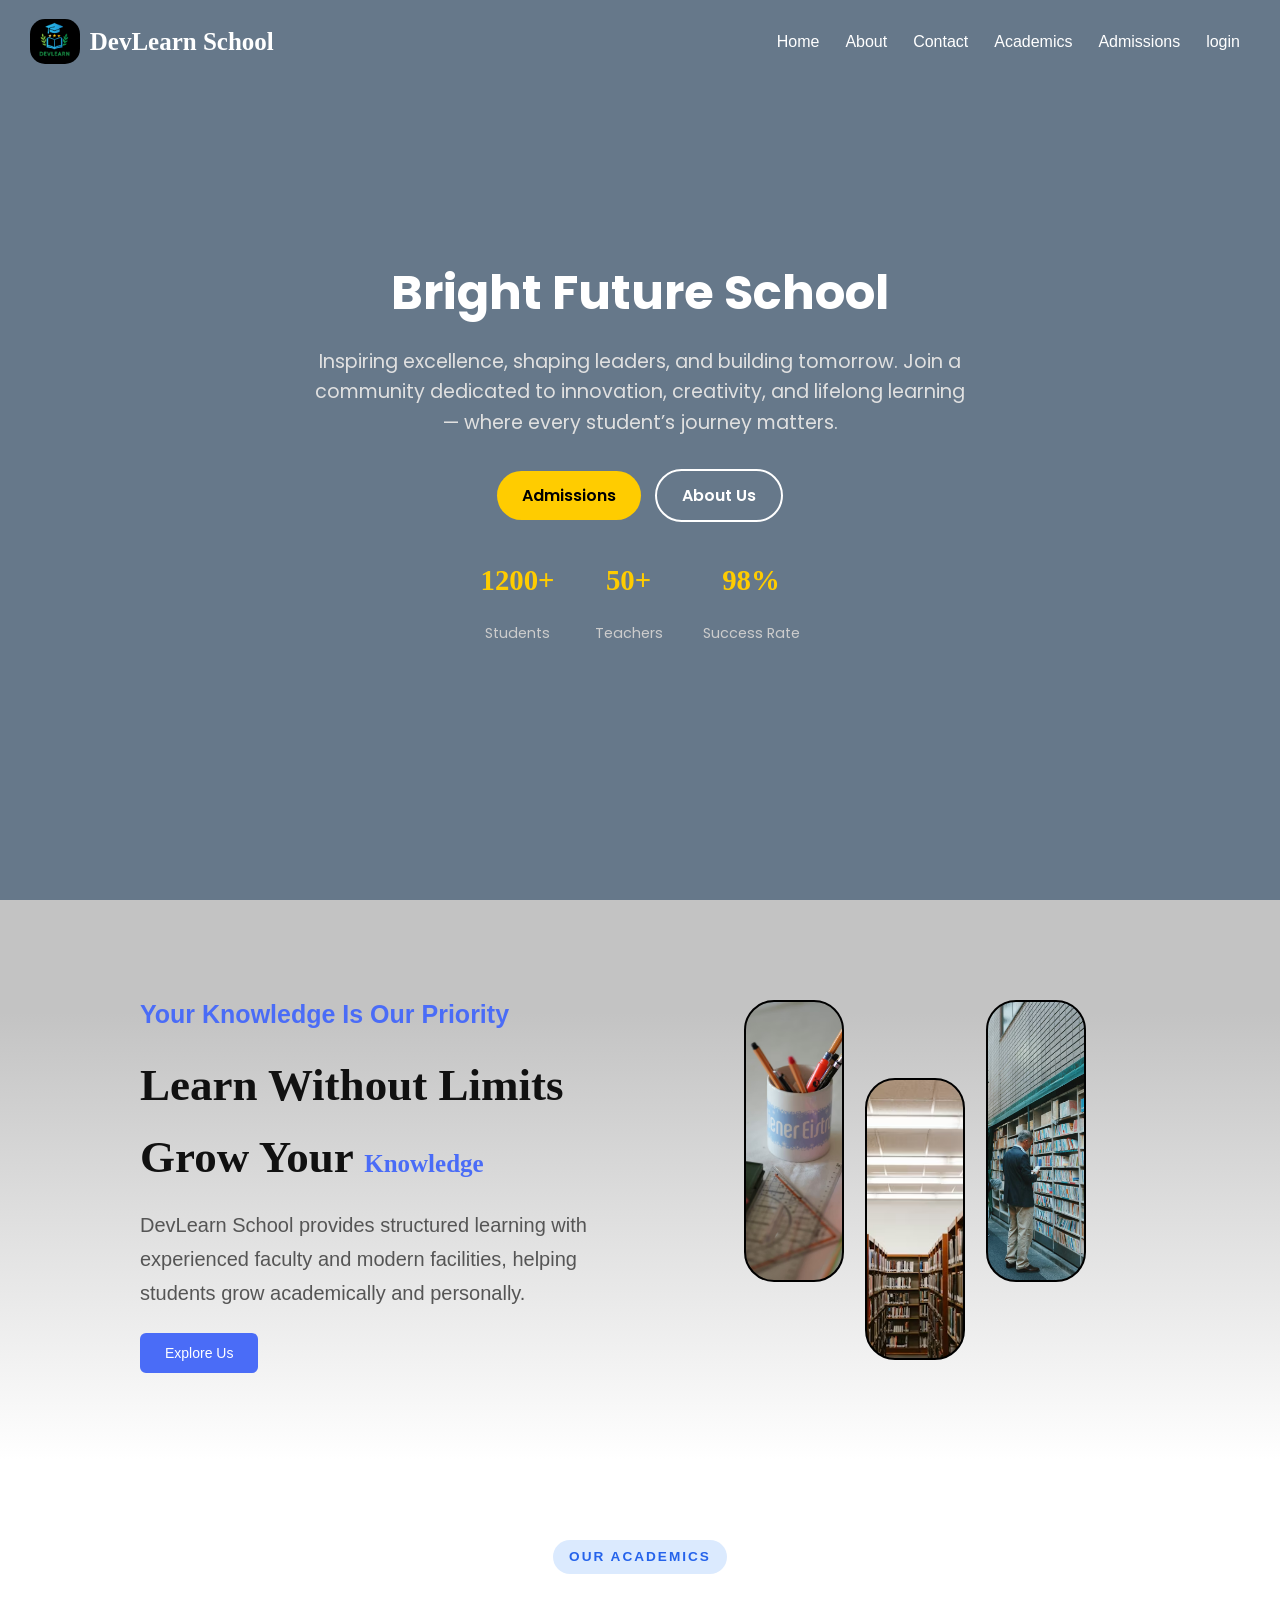
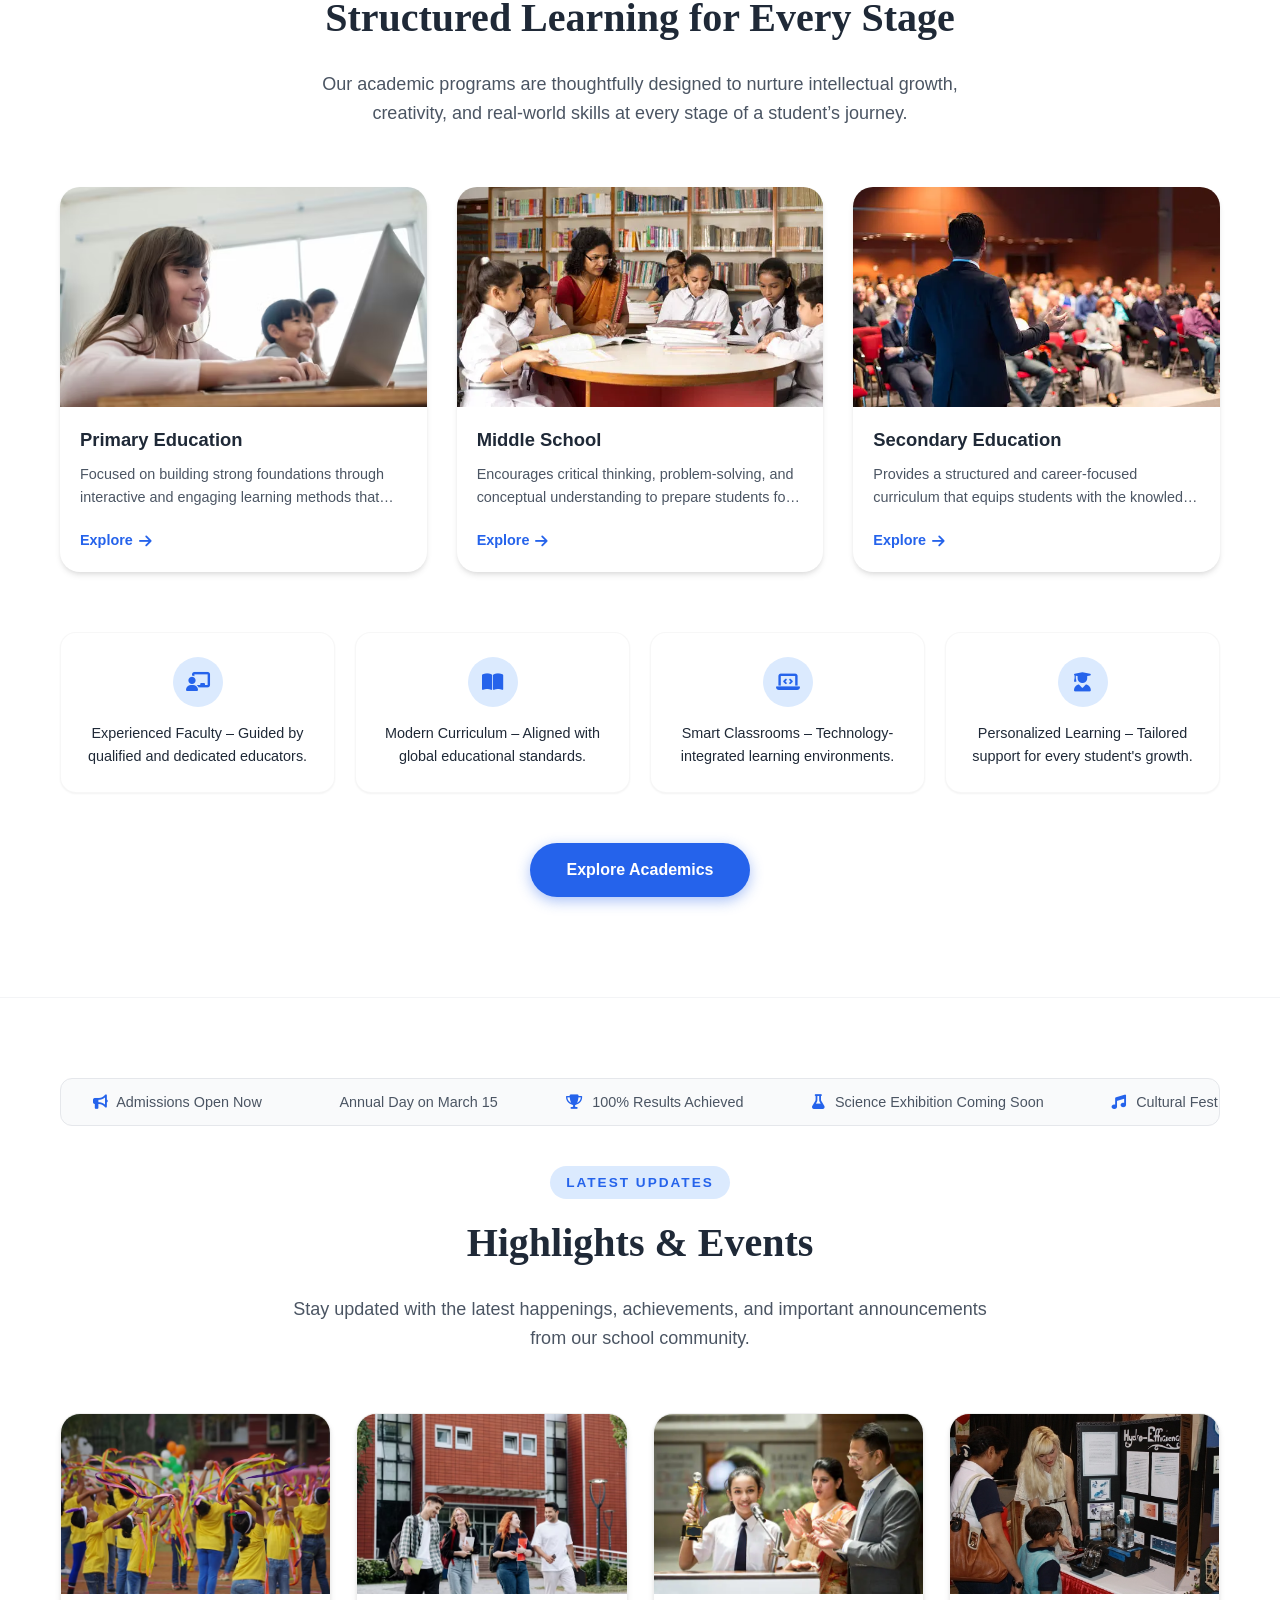
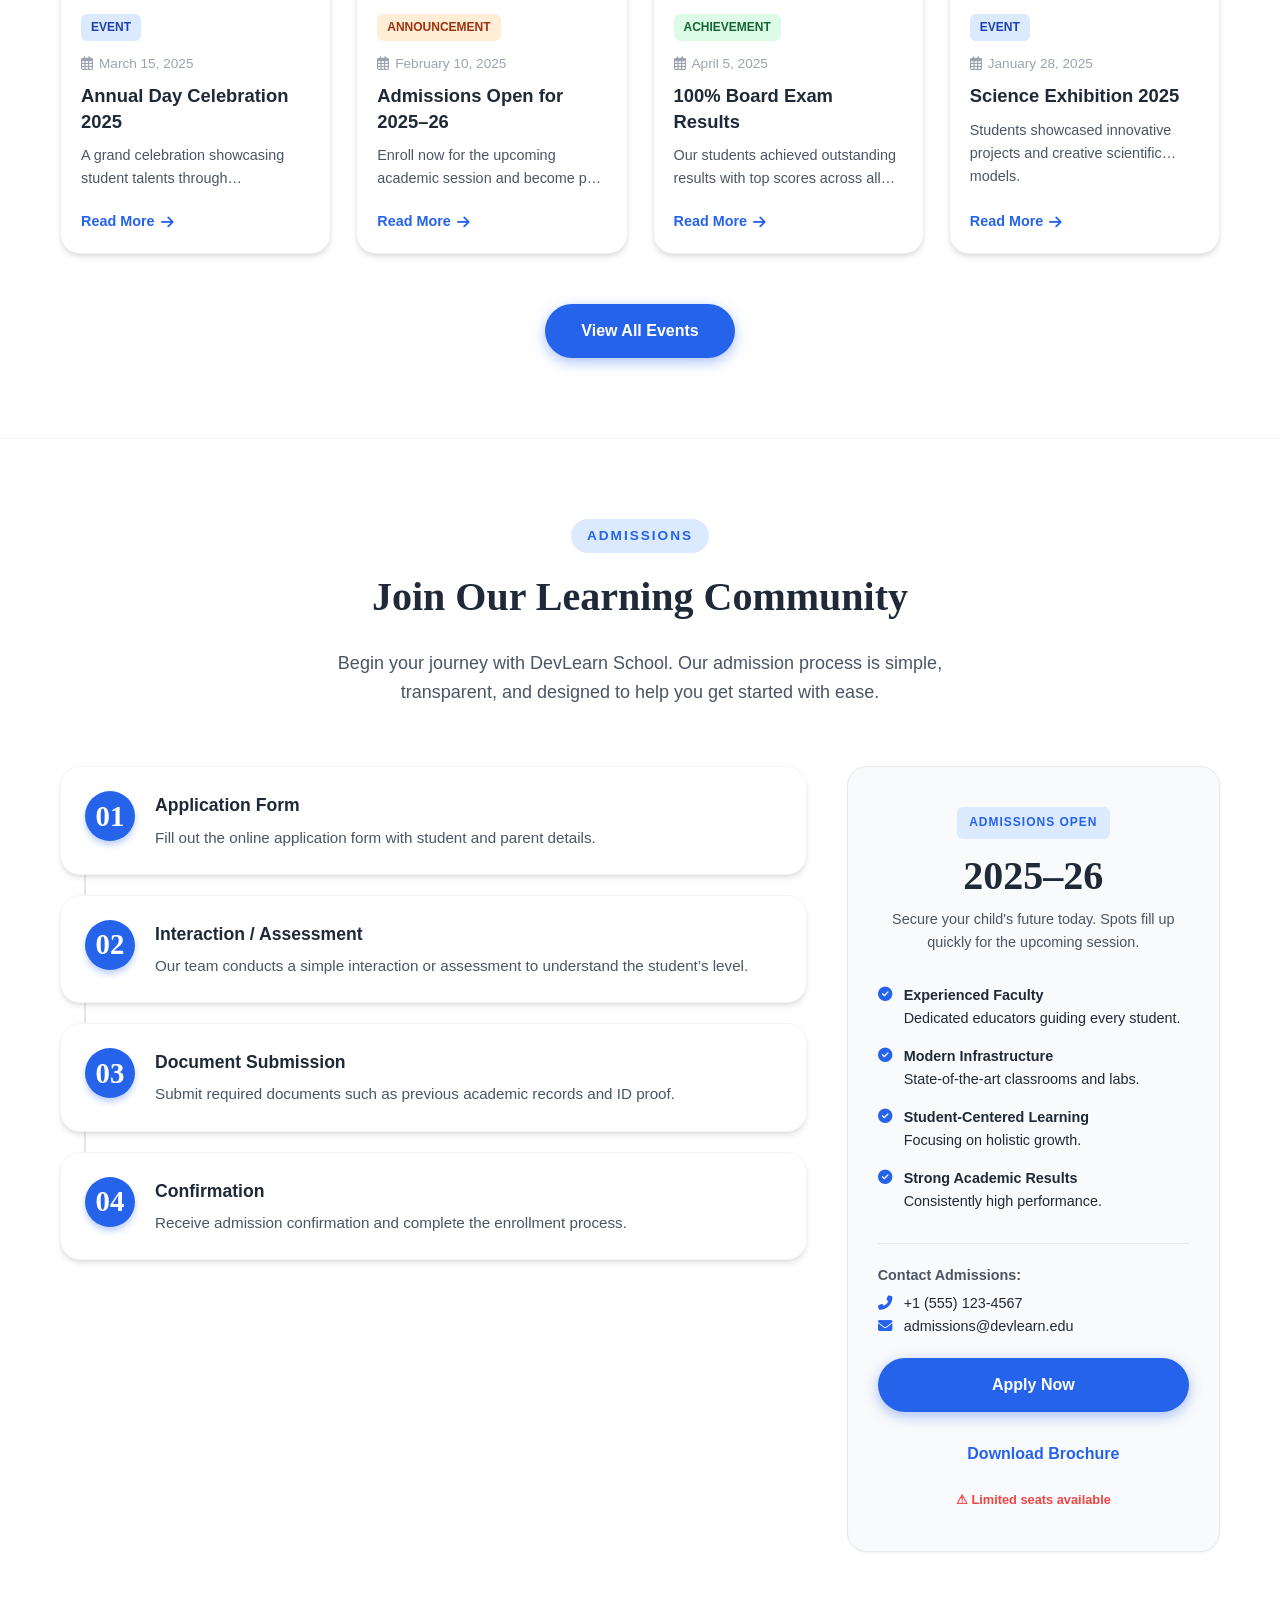
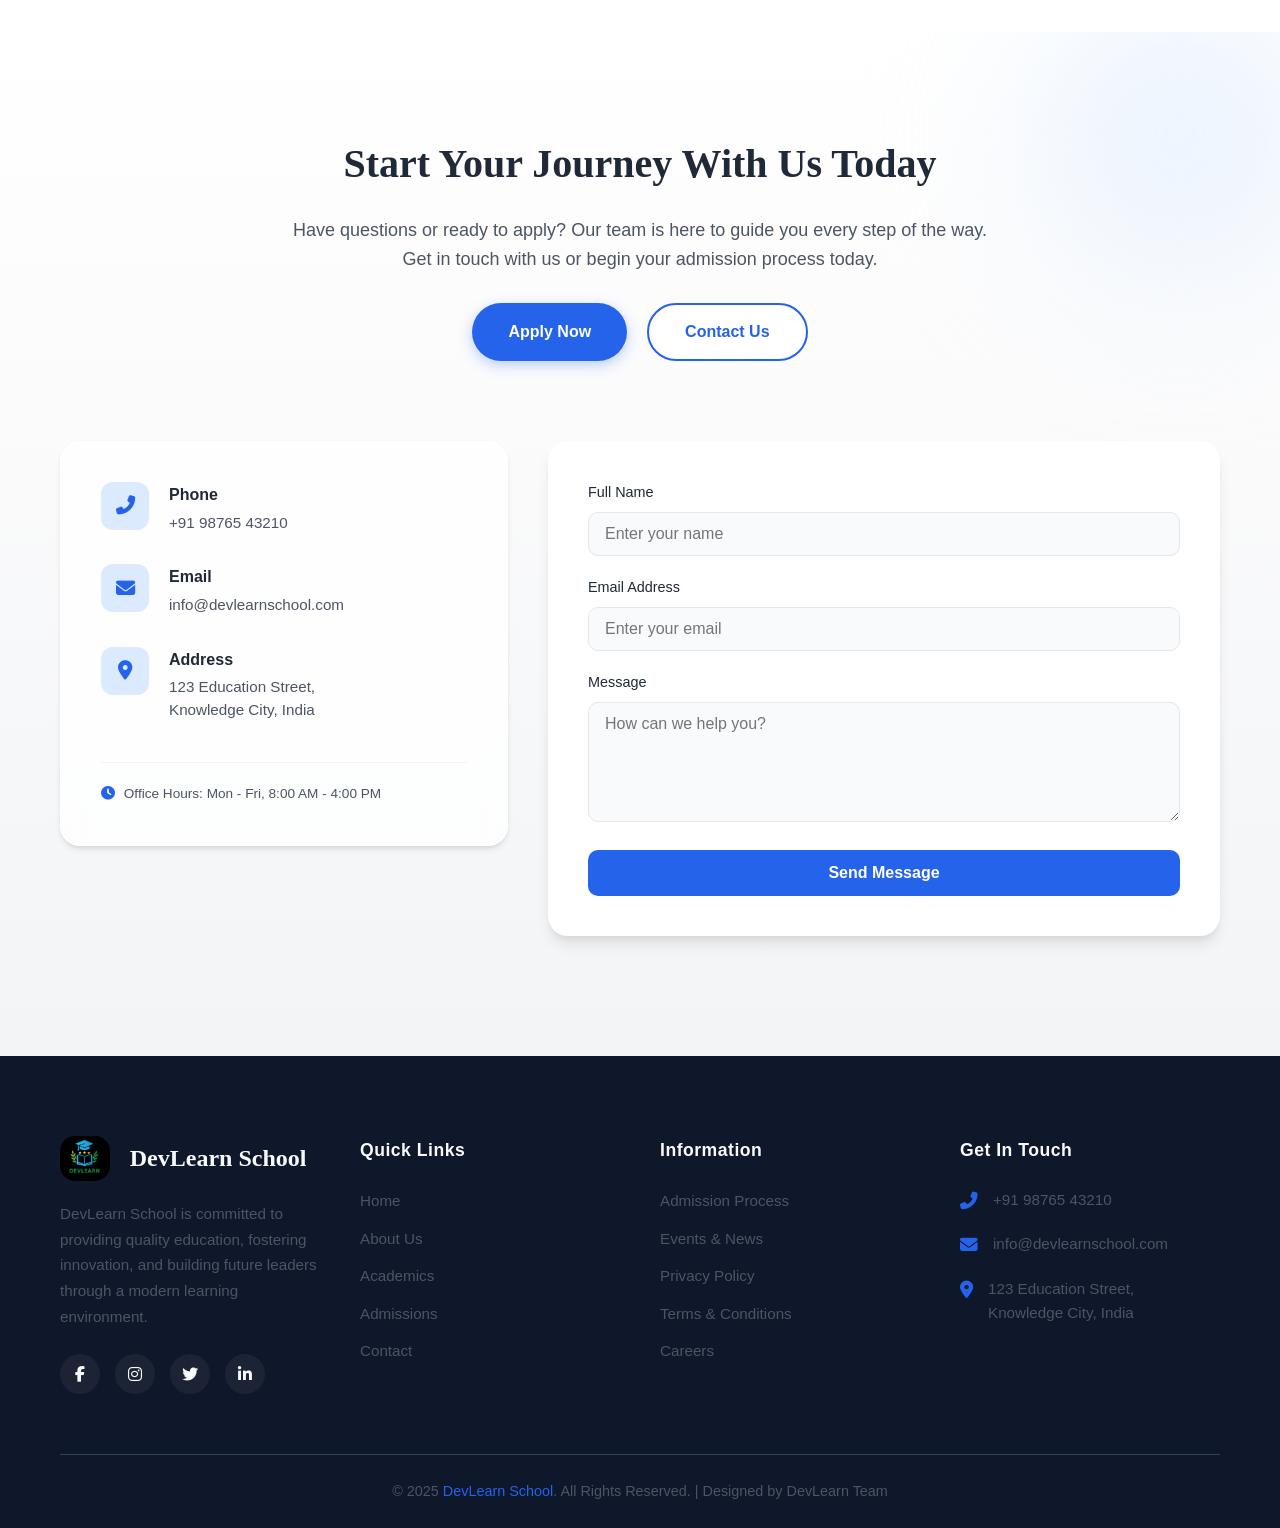
<file: index.html>
<!DOCTYPE html>
<html lang="en">

<head>
    <meta charset="UTF-8">
    <meta name="viewport" content="width=device-width, initial-scale=1.0">
    <link rel="shortcut icon" href="./images/Logo.png" type="image/x-icon">
    <title>DevLearn</title>
    <link rel="stylesheet" href="header-section.css">
    <link rel="stylesheet" href="hero-section.css">
    <link rel="stylesheet" href="intro-sec.css">
    <link rel="stylesheet" href="Academic-section.css">
    <link rel="stylesheet" href="highlites-section.css">
    <link rel="stylesheet" href="admission-section.css">
    <link rel="stylesheet" href="cta-contact-section.css">
    <link href="https://fonts.googleapis.com/css2?family=Poppins:wght@300;400;600&display=swap" rel="stylesheet">
    <link rel="stylesheet" href="https://cdnjs.cloudflare.com/ajax/libs/font-awesome/6.4.0/css/all.min.css">
</head>

<body>
    <main>
        <header>
            <div class="navbar center">

                <div class="part1 center">
                    <!-- LOGO -->
                    <div class="logo center">
                        <img src="./images/Logo.png" alt="Logo">
                        <h2>DevLearn School</h2>
                    </div>

                    <!-- HAMBURGER -->
                    <div class="menu-toggle" onclick="toggleMenu()">☰</div>
                </div>

                <div class="part2 center">
                    <!-- NAV -->
                    <ul class="nav-links center" id="navLinks">
                        <li><a href="#hero">Home</a></li>
                        <li><a href="#intro">About</a></li>
                        <li><a href="#contact">Contact</a></li>
                        <li><a href="#academics">Academics</a></li>
                        <li><a href="#admissions">Admissions</a></li>
                        <li><a href="#" onclick="openLogin()">login</a></li>
                    </ul>
                </div>



            </div>
        </header>
        <section class="hero" id="hero">

            <video autoplay muted playsinline>
                <source
                    src="https://video-previews.elements.envatousercontent.com/9fe2ec0e-b2e8-4913-87cd-4b64311486c4/watermarked_preview/watermarked_preview.mp4"
                    type="video/mp4">
            </video>

            <div class="overlay"></div>

            <div class="hero-content">
                <h1>Bright Future School</h1>
                <p>
                    Inspiring excellence, shaping leaders, and building tomorrow.
                    Join a community dedicated to innovation, creativity, and lifelong learning — where every student’s
                    journey matters.
                </p>
                <a href="#admissions" class="btn btn-primary">Admissions</a>
                <a href="#intro" class="btn btn-secondary">About Us</a>
                <!-- 📊 STATS -->
                <div class="stats">
                    <div class="stat">
                        <h2>1200+</h2>
                        <span>Students</span>
                    </div>
                    <div class="stat">
                        <h2>50+</h2>
                        <span>Teachers</span>
                    </div>
                    <div class="stat">
                        <h2>98%</h2>
                        <span>Success Rate</span>
                    </div>
                </div>
            </div>
        </section>
        <section class="intro-sec center" id="intro">
            <div class="intro-ctn center">
                <div class="intro-part1">
                    <span>Your Knowledge Is Our Priority</span>

                    <h2>
                        Learn Without Limits <br>
                        Grow Your <span>Knowledge</span>
                    </h2>

                    <p>
                        DevLearn School provides structured learning with experienced faculty
                        and modern facilities, helping students grow academically and personally.
                    </p>

                    <a href="#" class="about-btn">Explore Us</a>

                </div>
                <div class="intro-part2 center">
                    <div class="shape-ctn center">
                        <div class="shape-box center">
                            <div class="box1-part1 background"></div>
                            <div class="box1-part2"></div>
                        </div>
                        <div class="shape-box center">
                            <div class="box2-part1"></div>
                            <div class="box2-part2 background"></div>
                        </div>
                        <div class="shape-box center">
                            <div class="box3-part1 background"></div>
                            <div class="box3-part2"></div>
                        </div>
                    </div>
                </div>
            </div>
        </section>
        <section class="academic-section" id="academics">
            <div class="container">

                <!-- 1. Section Header -->
                <div class="section-header fade-on-scroll">
                    <span class="subtitle">Our Academics</span>
                    <h2>Structured Learning for Every Stage</h2>
                    <p>Our academic programs are thoughtfully designed to nurture intellectual growth, creativity, and
                        real-world
                        skills at every stage of a student’s journey.</p>
                </div>

                <!-- 2. Academic Programs (Core Content) -->
                <div class="programs-grid">

                    <!-- Program A: Primary Education -->
                    <article class="program-card fade-on-scroll">
                        <div class="card-image-wrapper">
                            <img src="./images/image5.png"
                                alt="Students learning in primary class" loading="lazy">
                        </div>
                        <div class="card-content">
                            <h3 class="card-title">Primary Education</h3>
                            <p class="card-desc">Focused on building strong foundations through interactive and engaging
                                learning
                                methods that develop curiosity and confidence in young learners.</p>
                            <a href="#" class="card-link">Explore <i class="fas fa-arrow-right"></i></a>
                        </div>
                    </article>

                    <!-- Program B: Middle School -->
                    <article class="program-card fade-on-scroll">
                        <div class="card-image-wrapper">
                            <img src="./images/image1.png"
                                alt="Students working on science project" loading="lazy">
                        </div>
                        <div class="card-content">
                            <h3 class="card-title">Middle School</h3>
                            <p class="card-desc">Encourages critical thinking, problem-solving, and conceptual
                                understanding to prepare
                                students for advanced academic challenges.</p>
                            <a href="#" class="card-link">Explore <i class="fas fa-arrow-right"></i></a>
                        </div>
                    </article>

                    <!-- Program C: Secondary Education -->
                    <article class="program-card fade-on-scroll">
                        <div class="card-image-wrapper">
                            <img src="./images/image12.png"
                                alt="High school graduation or exam prep" loading="lazy">
                        </div>
                        <div class="card-content">
                            <h3 class="card-title">Secondary Education</h3>
                            <p class="card-desc">Provides a structured and career-focused curriculum that equips
                                students with the
                                knowledge and skills needed for higher education and future success.</p>
                            <a href="#" class="card-link">Explore <i class="fas fa-arrow-right"></i></a>
                        </div>
                    </article>

                </div>

                <!-- 3. Additional Academic Features -->
                <div class="features-row">

                    <div class="feature-item fade-on-scroll">
                        <div class="feature-icon">
                            <i class="fas fa-chalkboard-user"></i>
                        </div>
                        <p class="feature-text">Experienced Faculty – Guided by qualified and dedicated educators.</p>
                    </div>

                    <div class="feature-item fade-on-scroll">
                        <div class="feature-icon">
                            <i class="fas fa-book-open"></i>
                        </div>
                        <p class="feature-text">Modern Curriculum – Aligned with global educational standards.</p>
                    </div>

                    <div class="feature-item fade-on-scroll">
                        <div class="feature-icon">
                            <i class="fas fa-laptop-code"></i>
                        </div>
                        <p class="feature-text">Smart Classrooms – Technology-integrated learning environments.</p>
                    </div>

                    <div class="feature-item fade-on-scroll">
                        <div class="feature-icon">
                            <i class="fas fa-user-graduate"></i>
                        </div>
                        <p class="feature-text">Personalized Learning – Tailored support for every student's growth.</p>
                    </div>

                </div>

                <!-- 4. Call to Action -->
                <div class="cta-container fade-on-scroll">
                    <a href="#" class="btn btn-primary" onclick="handleCta(event)">Explore Academics</a>
                </div>

            </div>
        </section>
        <section class="events-section" id="events">
            <div class="container">

                <!-- 5. Ticker Bar -->
                <div class="ticker-wrap">
                    <div class="ticker">
                        <div class="ticker-item"><i class="fas fa-bullhorn"></i> Admissions Open Now</div>
                        <div class="ticker-item"><i class="fas fa-calendar-star"></i> Annual Day on March 15</div>
                        <div class="ticker-item"><i class="fas fa-trophy"></i> 100% Results Achieved</div>
                        <div class="ticker-item"><i class="fas fa-flask"></i> Science Exhibition Coming Soon</div>
                        <div class="ticker-item"><i class="fas fa-music"></i> Cultural Fest Registration Open</div>
                        <!-- Repeated for seamless loop effect in CSS -->
                        <div class="ticker-item"><i class="fas fa-bullhorn"></i> Admissions Open Now</div>
                        <div class="ticker-item"><i class="fas fa-calendar-star"></i> Annual Day on March 15</div>
                        <div class="ticker-item"><i class="fas fa-trophy"></i> 100% Results Achieved</div>
                    </div>
                </div>

                <!-- 1. Section Header -->
                <div class="section-header fade-on-scroll">
                    <span class="subtitle">Latest Updates</span>
                    <h2>Highlights & Events</h2>
                    <p>Stay updated with the latest happenings, achievements, and important announcements from our
                        school community.</p>
                </div>

                <!-- 2. Event Cards Grid -->
                <div class="events-grid">

                    <!-- Card 1: Event -->
                    <article class="event-card fade-on-scroll">
                        <div class="card-image">
                            <img src="./images/image14.png" alt="Annual Day Stage">
                        </div>
                        <div class="card-content">
                            <span class="card-tag tag-event">Event</span>
                            <div class="card-date"><i class="far fa-calendar-alt"></i> March 15, 2025</div>
                            <h3 class="card-title">Annual Day Celebration 2025</h3>
                            <p class="card-desc">A grand celebration showcasing student talents through performances,
                                music, and cultural activities.</p>
                            <a href="#" class="card-link">Read More <i class="fas fa-arrow-right"></i></a>
                        </div>
                    </article>

                    <!-- Card 2: Announcement -->
                    <article class="event-card fade-on-scroll">
                        <div class="card-image">
                            <img src="./images/image.png" alt="Students studying">
                        </div>
                        <div class="card-content">
                            <span class="card-tag tag-announcement">Announcement</span>
                            <div class="card-date"><i class="far fa-calendar-alt"></i> February 10, 2025</div>
                            <h3 class="card-title">Admissions Open for 2025–26</h3>
                            <p class="card-desc">Enroll now for the upcoming academic session and become part of our
                                learning community.</p>
                            <a href="#" class="card-link">Read More <i class="fas fa-arrow-right"></i></a>
                        </div>
                    </article>

                    <!-- Card 3: Achievement -->
                    <article class="event-card fade-on-scroll">
                        <div class="card-image">
                            <img src="./images/image11.png" alt="Trophy and Certificates">
                        </div>
                        <div class="card-content">
                            <span class="card-tag tag-achievement">Achievement</span>
                            <div class="card-date"><i class="far fa-calendar-alt"></i> April 5, 2025</div>
                            <h3 class="card-title">100% Board Exam Results</h3>
                            <p class="card-desc">Our students achieved outstanding results with top scores across all
                                subjects.</p>
                            <a href="#" class="card-link">Read More <i class="fas fa-arrow-right"></i></a>
                        </div>
                    </article>

                    <!-- Card 4: Event (Optional) -->
                    <article class="event-card fade-on-scroll">
                        <div class="card-image">
                            <img src="./images/image15.png" alt="Science Project">
                        </div>
                        <div class="card-content">
                            <span class="card-tag tag-event">Event</span>
                            <div class="card-date"><i class="far fa-calendar-alt"></i> January 28, 2025</div>
                            <h3 class="card-title">Science Exhibition 2025</h3>
                            <p class="card-desc">Students showcased innovative projects and creative scientific models.
                            </p>
                            <a href="#" class="card-link">Read More <i class="fas fa-arrow-right"></i></a>
                        </div>
                    </article>

                </div>

                <!-- 6. Call to Action -->
                <div class="cta-container fade-on-scroll">
                    <a href="#" class="btn btn-primary" onclick="handleCta(event)">View All Events</a>
                </div>

            </div>
        </section>
        <section class="admissions-section" id="admissions">
            <div class="container">

                <!-- 1. Section Header -->
                <div class="section-header fade-on-scroll">
                    <span class="subtitle">Admissions</span>
                    <h2>Join Our Learning Community</h2>
                    <p>Begin your journey with DevLearn School. Our admission process is simple, transparent, and
                        designed to help you get started with ease.</p>
                </div>

                <div class="admissions-grid">

                    <!-- 2. Admission Process (Left Column) -->
                    <div class="process-container">
                        <div class="steps-wrapper">

                            <!-- Step 01 -->
                            <div class="step-card fade-on-scroll">
                                <div class="step-number">01</div>
                                <div class="step-content">
                                    <h3>Application Form</h3>
                                    <p>Fill out the online application form with student and parent details.</p>
                                </div>
                            </div>

                            <!-- Step 02 -->
                            <div class="step-card fade-on-scroll">
                                <div class="step-number">02</div>
                                <div class="step-content">
                                    <h3>Interaction / Assessment</h3>
                                    <p>Our team conducts a simple interaction or assessment to understand the student’s
                                        level.</p>
                                </div>
                            </div>

                            <!-- Step 03 -->
                            <div class="step-card fade-on-scroll">
                                <div class="step-number">03</div>
                                <div class="step-content">
                                    <h3>Document Submission</h3>
                                    <p>Submit required documents such as previous academic records and ID proof.</p>
                                </div>
                            </div>

                            <!-- Step 04 -->
                            <div class="step-card fade-on-scroll">
                                <div class="step-number">04</div>
                                <div class="step-content">
                                    <h3>Confirmation</h3>
                                    <p>Receive admission confirmation and complete the enrollment process.</p>
                                </div>
                            </div>

                        </div>
                    </div>

                    <!-- 5. Side Panel / Info Card (Right Column) -->
                    <aside class="info-panel fade-on-scroll">
                        <span class="badge">Admissions Open</span>
                        <h3 class="academic-year">2025–26</h3>
                        <p class="panel-desc">Secure your child's future today. Spots fill up quickly for the upcoming
                            session.</p>

                        <!-- 3. Why Choose Us -->
                        <ul class="why-choose-list">
                            <li>
                                <i class="fas fa-check-circle"></i>
                                <div><strong>Experienced Faculty</strong><br>Dedicated educators guiding every student.
                                </div>
                            </li>
                            <li>
                                <i class="fas fa-check-circle"></i>
                                <div><strong>Modern Infrastructure</strong><br>State-of-the-art classrooms and labs.
                                </div>
                            </li>
                            <li>
                                <i class="fas fa-check-circle"></i>
                                <div><strong>Student-Centered Learning</strong><br>Focusing on holistic growth.</div>
                            </li>
                            <li>
                                <i class="fas fa-check-circle"></i>
                                <div><strong>Strong Academic Results</strong><br>Consistently high performance.</div>
                            </li>
                        </ul>

                        <div style="border-top: 1px solid #E5E7EB; margin: 20px 0;"></div>

                        <div style="margin-bottom: 20px; text-align: left;">
                            <p style="font-size: 0.9rem; margin-bottom: 5px;"><strong>Contact Admissions:</strong></p>
                            <p style="font-size: 0.9rem; color: var(--text-dark);"><i class="fas fa-phone-alt"
                                    style="color: var(--primary-blue); margin-right: 8px;"></i> +1 (555) 123-4567</p>
                            <p style="font-size: 0.9rem; color: var(--text-dark);"><i class="fas fa-envelope"
                                    style="color: var(--primary-blue); margin-right: 8px;"></i> admissions@devlearn.edu
                            </p>
                        </div>

                        <!-- 4. Call To Action -->
                        <div class="cta-group">
                            <a href="#" class="btn btn-primary full-width" onclick="handleApply(event)">Apply Now</a>
                            <a href="#" class="btn btn-outline full-width" onclick="handleDownload(event)">Download
                                Brochure</a>
                        </div>

                        <p class="seats-text">⚠ Limited seats available</p>

                    </aside>

                </div>

            </div>
        </section>
        <section class="cta-contact-section" id="contact">
            <div class="container content-wrapper">

                <!-- 1 & 2. Header & Text -->
                <div class="section-header fade-on-scroll">
                    <h2>Start Your Journey With Us Today</h2>
                    <p>Have questions or ready to apply? Our team is here to guide you every step of the way. Get in
                        touch with us or begin your admission process today.</p>

                    <!-- 3. CTA Buttons -->
                    <div class="cta-buttons">
                        <a href="#" class="btn btn-primary" onclick="handleAction(event, 'application')">Apply Now</a>
                        <a href="#contact-form" class="btn btn-secondary">Contact Us</a>
                    </div>
                </div>

                <div class="contact-grid">

                    <!-- 4. Contact Information -->
                    <div class="info-card fade-on-scroll">
                        <div class="info-item">
                            <div class="icon-box">
                                <i class="fas fa-phone-alt"></i>
                            </div>
                            <div class="info-content">
                                <h4>Phone</h4>
                                <p>+91 98765 43210</p>
                            </div>
                        </div>

                        <div class="info-item">
                            <div class="icon-box">
                                <i class="fas fa-envelope"></i>
                            </div>
                            <div class="info-content">
                                <h4>Email</h4>
                                <p>info@devlearnschool.com</p>
                            </div>
                        </div>

                        <div class="info-item">
                            <div class="icon-box">
                                <i class="fas fa-map-marker-alt"></i>
                            </div>
                            <div class="info-content">
                                <h4>Address</h4>
                                <p>123 Education Street,<br>Knowledge City, India</p>
                            </div>
                        </div>

                        <div style="margin-top: 40px; padding-top: 20px; border-top: 1px solid #F3F4F6;">
                            <p style="font-size: 0.85rem; color: var(--text-gray);">
                                <i class="fas fa-clock" style="margin-right: 5px; color: var(--primary-blue);"></i>
                                Office Hours: Mon - Fri, 8:00 AM - 4:00 PM
                            </p>
                        </div>
                    </div>

                    <!-- 5. Contact Form -->
                    <div class="form-card fade-on-scroll" id="contact-form">
                        <form onsubmit="handleFormSubmit(event)">
                            <div class="form-group">
                                <label for="name">Full Name</label>
                                <input type="text" id="name" class="form-control" placeholder="Enter your name"
                                    required>
                            </div>

                            <div class="form-group">
                                <label for="email">Email Address</label>
                                <input type="email" id="email" class="form-control" placeholder="Enter your email"
                                    required>
                            </div>

                            <div class="form-group">
                                <label for="message">Message</label>
                                <textarea id="message" class="form-control" placeholder="How can we help you?"
                                    required></textarea>
                            </div>

                            <button type="submit" class="submit-btn">Send Message</button>
                        </form>
                    </div>

                </div>
            </div>
        </section>
        <!-- LOGIN MODAL -->
        <section class="login-container center" id="loginBox">

            <div class="login-card">

                <!-- CLOSE BUTTON -->
                <div class="close-btn" onclick="closeLogin()">✖</div>

                <h2>Welcome Back</h2>
                <p>Login to continue your journey</p>

                <form onsubmit="login(event)">

                    <div class="input-group">
                        <input type="email" id="email" placeholder="Email Address" required>
                    </div>

                    <div class="input-group">
                        <input type="password" id="password" placeholder="Password" required>
                    </div>

                    <div class="options">
                        <label>
                            <input type="checkbox"> Remember me
                        </label>
                        <a href="#">Forgot Password?</a>
                    </div>

                    <button type="submit" class="login-btn">Login</button>

                </form>

                <p class="signup-text">
                    Don’t have an account?
                    <a href="#" onclick="switchToSignup()">Sign up</a>
                </p>

            </div>

        </section>
        <!-- SIGNUP MODAL -->
        <section class="login-container" id="signupBox">

            <div class="login-card">

                <!-- CLOSE BUTTON -->
                <div class="close-btn" onclick="closeSignup()">✖</div>

                <h2>Create Account</h2>
                <p>Join DevLearn School today</p>

                <form>
                    <div class="input-group">
                        <input type="text" placeholder="Full Name" required>
                    </div>

                    <div class="input-group">
                        <input type="email" placeholder="Email Address" required>
                    </div>

                    <div class="input-group">
                        <input type="password" placeholder="Password" required>
                    </div>

                    <div class="input-group">
                        <input type="password" placeholder="Confirm Password" required>
                    </div>

                    <button type="submit" class="login-btn">Sign Up</button>
                </form>

                <p class="signup-text">
                    Already have an account?
                    <a href="#" onclick="switchToLogin()">Login</a>
                </p>

            </div>

        </section>
        <footer class="site-footer">
            <div class="container">

                <div class="footer-grid">

                    <!-- 1. About School -->
                    <div class="footer-col">
                        <h3>
                            <div class="logo center">
                                <img src="./images/Logo.png" alt="Logo">
                            </div>
                            DevLearn School
                        </h3>
                        <p class="footer-desc">
                            DevLearn School is committed to providing quality education, fostering innovation, and
                            building future leaders through a modern learning environment.
                        </p>
                        <!-- 5. Social Media (Placed here for better UX, usually near brand) -->
                        <div class="social-links">
                            <a href="#" class="social-link" aria-label="Facebook"><i class="fab fa-facebook-f"></i></a>
                            <a href="#" class="social-link" aria-label="Instagram"><i class="fab fa-instagram"></i></a>
                            <a href="#" class="social-link" aria-label="Twitter"><i class="fab fa-twitter"></i></a>
                            <a href="#" class="social-link" aria-label="LinkedIn"><i class="fab fa-linkedin-in"></i></a>
                        </div>
                    </div>

                    <!-- 2. Quick Links -->
                    <div class="footer-col">
                        <h4>Quick Links</h4>
                        <ul class="footer-links">
                            <li><a href="#hero">Home</a></li>
                            <li><a href="#intro">About Us</a></li>
                            <li><a href="#academics">Academics</a></li>
                            <li><a href="#admissions">Admissions</a></li>
                            <li><a href="#contact">Contact</a></li>
                        </ul>
                    </div>

                    <!-- 3. Important Links -->
                    <div class="footer-col">
                        <h4>Information</h4>
                        <ul class="footer-links">
                            <li><a href="#">Admission Process</a></li>
                            <li><a href="#">Events & News</a></li>
                            <li><a href="#">Privacy Policy</a></li>
                            <li><a href="#">Terms & Conditions</a></li>
                            <li><a href="#">Careers</a></li>
                        </ul>
                    </div>

                    <!-- 4. Contact Info -->
                    <div class="footer-col">
                        <h4>Get In Touch</h4>

                        <div class="contact-item">
                            <i class="fas fa-phone-alt contact-icon"></i>
                            <div class="contact-text">
                                +91 98765 43210
                            </div>
                        </div>

                        <div class="contact-item">
                            <i class="fas fa-envelope contact-icon"></i>
                            <div class="contact-text">
                                info@devlearnschool.com
                            </div>
                        </div>

                        <div class="contact-item">
                            <i class="fas fa-map-marker-alt contact-icon"></i>
                            <div class="contact-text">
                                123 Education Street,<br>
                                Knowledge City, India
                            </div>
                        </div>
                    </div>

                </div>

                <!-- 6. Bottom Bar (Copyright) -->
                <div class="footer-bottom">
                    <p class="copyright-text">
                        &copy; 2025 <span>DevLearn School</span>. All Rights Reserved. | Designed by DevLearn Team
                    </p>
                </div>

            </div>
        </footer>
    </main>

    <script src="events.js"></script>
    <!-- <script src="nav.js"></script> -->
    <script>
        const navbar = document.querySelector(".navbar");
        const hero = document.getElementById("hero");

        let lastScrollY = window.scrollY;

        window.addEventListener("scroll", () => {
            const currentScroll = window.scrollY;
            const heroBottom = hero.offsetTop + hero.offsetHeight;

            /* ===== GLASS EFFECT ===== */
            if (currentScroll > heroBottom - 680) {
                navbar.classList.add("glass-navbar");
            } else {
                navbar.classList.remove("glass-navbar");
            }

            /* ===== HIDE / SHOW NAVBAR ===== */
            if (Math.abs(currentScroll - lastScrollY) > 10) {

                if (currentScroll > lastScrollY && currentScroll > 100) {
                    navbar.classList.add("hide"); // scroll down
                } else {
                    navbar.classList.remove("hide"); // scroll up
                }

            }

            lastScrollY = currentScroll;
        });

        function login(event) {
            event.preventDefault();

            const form = event.target;

            const email = form.querySelector('input[type="email"]').value.trim().toLowerCase();
            const password = form.querySelector('input[type="password"]').value.trim();

            console.log("Email:", email);
            console.log("Password:", password);

            const users = [
                { email: "student@gmail.com", password: "1234", role: "student" },
                { email: "teacher@gmail.com", password: "1234", role: "teacher" },
                { email: "admin@gmail.com", password: "1234", role: "admin" }
            ];

            const user = users.find(u => u.email === email && u.password === password);

            if (user) {
                localStorage.setItem("role", user.role);

                const routes = {
                    student: "student_dashboard_responsive.html",
                    teacher: "teacher_dashboard_responsive.html",
                    admin: "devlearn_admin_dashboard.html"
                };

                window.location.href = routes[user.role];

            } else {
                alert("Invalid Email or Password");
            }
        }
    </script>
</body>

</html>
</file>
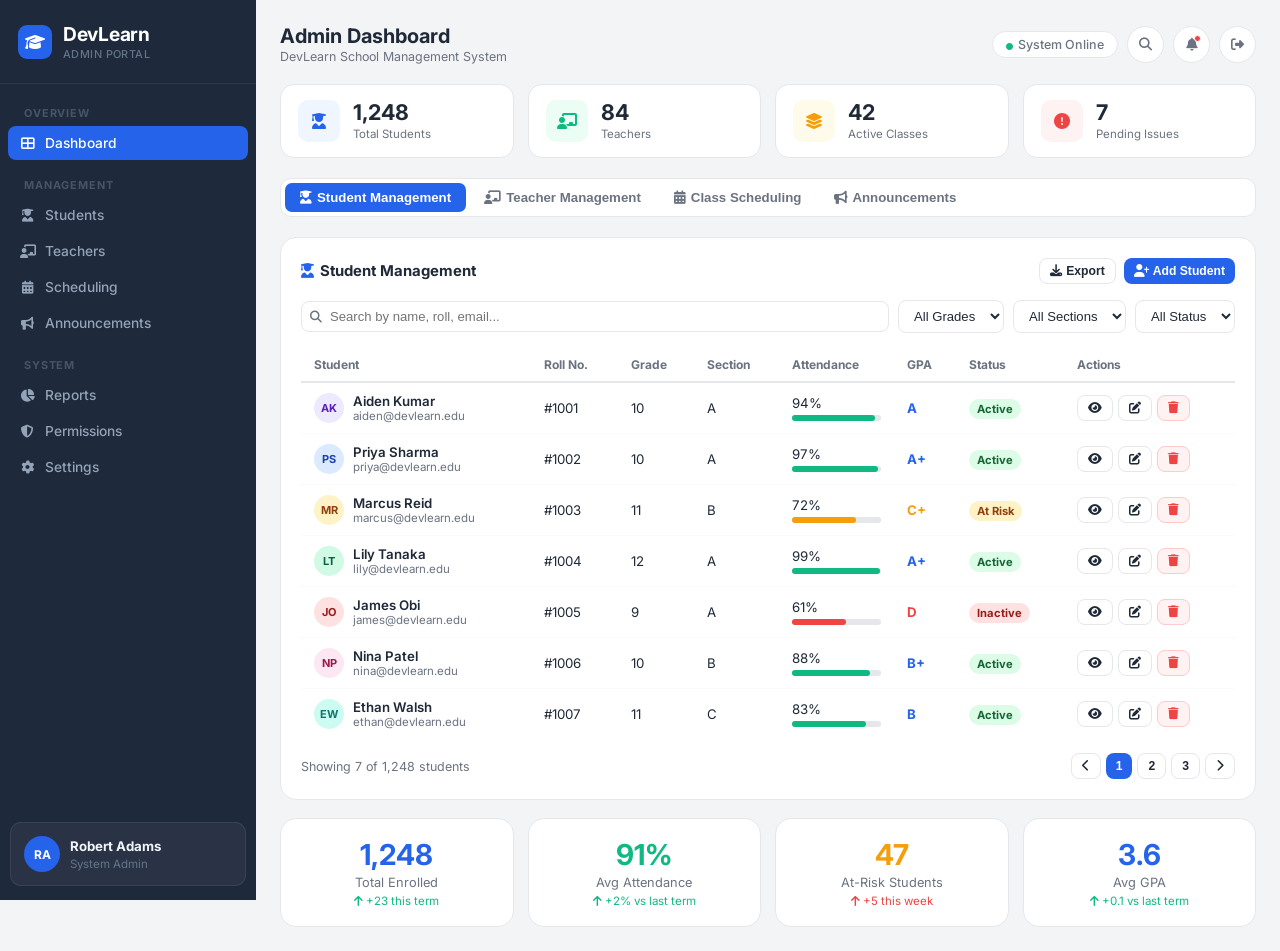
<file: devlearn_admin_dashboard.html>
<!DOCTYPE html>
<html lang="en">

<head>
  <meta charset="UTF-8">
  <meta name="viewport" content="width=device-width, initial-scale=1.0">
  <title>Document</title>
  <style>
    * {
      margin: 0;
      padding: 0;
      box-sizing: border-box
    }

    :root {
      --p: #2563EB;
      --pd: #1E40AF;
      --pl: #EFF6FF;
      --sb: #1E293B;
      --bg: #F3F4F6;
      --card: #fff;
      --tx: #1F2937;
      --mu: #6B7280;
      --bd: #E5E7EB;
      --ok: #10B981;
      --wa: #F59E0B;
      --er: #EF4444;
      --sw: 256px
    }

    body {
      font-family: 'Inter', sans-serif;
      background: var(--bg);
      color: var(--tx);
      display: flex;
      min-height: 100vh;
      font-size: 14px
    }

    .sidebar {
      width: var(--sw);
      background: var(--sb);
      color: #CBD5E1;
      display: flex;
      flex-direction: column;
      position: fixed;
      height: 100vh;
      left: 0;
      top: 0;
      z-index: 200;
      transition: transform .3s
    }

    .brand {
      padding: 22px 18px;
      display: flex;
      align-items: center;
      gap: 11px;
      border-bottom: 1px solid rgba(255, 255, 255, .08)
    }

    .brand-icon {
      width: 34px;
      height: 34px;
      background: var(--p);
      border-radius: 9px;
      display: flex;
      align-items: center;
      justify-content: center;
      flex-shrink: 0
    }

    .brand-icon i {
      color: #fff;
      font-size: 16px
    }

    .brand-name {
      font-size: 1.2rem;
      font-weight: 700;
      color: #fff;
      letter-spacing: -.3px
    }

    .brand-sub {
      font-size: .68rem;
      color: #64748B;
      font-weight: 500;
      letter-spacing: .04em;
      text-transform: uppercase;
      margin-top: 1px
    }

    .nsec {
      padding: 16px 16px 4px;
      font-size: .68rem;
      font-weight: 700;
      letter-spacing: .08em;
      color: #475569;
      text-transform: uppercase
    }

    .nl {
      list-style: none;
      padding: 0 8px;
      flex-grow: 1;
      overflow-y: auto
    }

    .nl li {
      margin-bottom: 2px
    }

    .nl a {
      display: flex;
      align-items: center;
      gap: 10px;
      padding: 9px 12px;
      color: #94A3B8;
      text-decoration: none;
      border-radius: 8px;
      transition: all .18s;
      font-size: .86rem;
      font-weight: 500;
      cursor: pointer
    }

    .nl a i {
      font-size: 13px;
      width: 15px;
      text-align: center
    }

    .nl a:hover {
      background: rgba(255, 255, 255, .07);
      color: #E2E8F0
    }

    .nl a.active {
      background: var(--p);
      color: #fff
    }

    .admin-card {
      margin: 10px 10px 14px;
      background: rgba(255, 255, 255, .05);
      border-radius: 11px;
      padding: 13px;
      display: flex;
      align-items: center;
      gap: 10px;
      border: 1px solid rgba(255, 255, 255, .07)
    }

    .adm-av {
      width: 36px;
      height: 36px;
      border-radius: 50%;
      background: var(--p);
      display: flex;
      align-items: center;
      justify-content: center;
      font-weight: 700;
      font-size: 12px;
      color: #fff;
      flex-shrink: 0
    }

    .adm-info strong {
      display: block;
      font-size: .83rem;
      color: #F1F5F9
    }

    .adm-info span {
      font-size: .72rem;
      color: #64748B
    }

    .overlay {
      display: none;
      position: fixed;
      inset: 0;
      background: rgba(0, 0, 0, .4);
      z-index: 150
    }

    .overlay.show {
      display: block
    }

    .main {
      margin-left: var(--sw);
      flex-grow: 1;
      padding: 24px;
      width: calc(100% - var(--sw))
    }

    .topbar {
      display: flex;
      justify-content: space-between;
      align-items: center;
      margin-bottom: 20px;
      gap: 10px
    }

    .tl {
      display: flex;
      align-items: center;
      gap: 12px
    }

    .hbg {
      display: none;
      background: none;
      border: none;
      font-size: 1.2rem;
      cursor: pointer;
      color: var(--tx);
      padding: 7px;
      border-radius: 8px
    }

    .ptitle {
      font-size: 1.25rem;
      font-weight: 700;
      color: var(--tx)
    }

    .psub {
      font-size: .78rem;
      color: var(--mu);
      margin-top: 1px
    }

    .tr {
      display: flex;
      align-items: center;
      gap: 9px
    }

    .ibt {
      width: 37px;
      height: 37px;
      border-radius: 50%;
      background: var(--card);
      border: 1px solid var(--bd);
      display: flex;
      align-items: center;
      justify-content: center;
      color: var(--mu);
      cursor: pointer;
      font-size: 13px;
      position: relative
    }

    .ibt:hover {
      color: var(--p)
    }

    .dot {
      position: absolute;
      top: 8px;
      right: 8px;
      width: 7px;
      height: 7px;
      background: var(--er);
      border-radius: 50%;
      border: 1.5px solid var(--card)
    }

    .pill-tag {
      background: var(--card);
      border: 1px solid var(--bd);
      border-radius: 20px;
      padding: 5px 13px;
      font-size: .78rem;
      color: var(--mu);
      font-weight: 500
    }

    .stats {
      display: grid;
      grid-template-columns: repeat(4, 1fr);
      gap: 14px;
      margin-bottom: 20px
    }

    .sc {
      background: var(--card);
      border-radius: 14px;
      padding: 15px 17px;
      border: 1px solid var(--bd);
      display: flex;
      align-items: center;
      gap: 13px
    }

    .si {
      width: 42px;
      height: 42px;
      border-radius: 10px;
      display: flex;
      align-items: center;
      justify-content: center;
      font-size: 16px;
      flex-shrink: 0
    }

    .si.b {
      background: #EFF6FF;
      color: var(--p)
    }

    .si.g {
      background: #ECFDF5;
      color: var(--ok)
    }

    .si.a {
      background: #FFFBEB;
      color: var(--wa)
    }

    .si.r {
      background: #FEF2F2;
      color: var(--er)
    }

    .sn {
      font-size: 1.35rem;
      font-weight: 700;
      line-height: 1.1;
      color: var(--tx)
    }

    .sl {
      font-size: .72rem;
      color: var(--mu);
      margin-top: 2px
    }

    .tabs {
      display: flex;
      gap: 3px;
      background: var(--card);
      border: 1px solid var(--bd);
      border-radius: 11px;
      padding: 4px;
      margin-bottom: 20px;
      overflow-x: auto
    }

    .tab {
      padding: 7px 15px;
      border-radius: 7px;
      cursor: pointer;
      font-size: .83rem;
      font-weight: 600;
      color: var(--mu);
      white-space: nowrap;
      transition: all .18s;
      border: none;
      background: none
    }

    .tab.active {
      background: var(--p);
      color: #fff
    }

    .tab:hover:not(.active) {
      background: var(--bg)
    }

    .sec {
      display: none
    }

    .sec.on {
      display: block
    }

    .card {
      background: var(--card);
      border-radius: 16px;
      padding: 20px;
      border: 1px solid var(--bd);
      margin-bottom: 18px
    }

    .ch {
      display: flex;
      justify-content: space-between;
      align-items: center;
      margin-bottom: 16px;
      flex-wrap: wrap;
      gap: 8px
    }

    .ct {
      font-size: .93rem;
      font-weight: 700;
      color: var(--tx)
    }

    .btn {
      padding: 7px 13px;
      border-radius: 8px;
      font-size: .8rem;
      font-weight: 600;
      cursor: pointer;
      border: none;
      transition: all .18s
    }

    .bp {
      background: var(--p);
      color: #fff
    }

    .bp:hover {
      background: var(--pd)
    }

    .bo {
      background: none;
      border: 1px solid var(--bd);
      color: var(--tx)
    }

    .bo:hover {
      background: var(--bg)
    }

    .bd2 {
      background: #FEF2F2;
      color: var(--er);
      border: 1px solid #FECACA
    }

    .bsm {
      padding: 5px 10px;
      font-size: .76rem
    }

    .ctrl {
      display: flex;
      gap: 9px;
      margin-bottom: 15px;
      flex-wrap: wrap;
      align-items: center
    }

    .sb {
      position: relative;
      flex: 1;
      min-width: 150px
    }

    .sb i {
      position: absolute;
      left: 9px;
      top: 50%;
      transform: translateY(-50%);
      color: var(--mu);
      font-size: 12px
    }

    .sb input {
      padding: 7px 10px 7px 28px;
      width: 100%;
      border: 1px solid var(--bd);
      border-radius: 8px;
      font-size: .82rem;
      background: var(--card);
      color: var(--tx);
      outline: none
    }

    .fsel {
      border: 1px solid var(--bd);
      border-radius: 8px;
      padding: 7px 11px;
      font-size: .82rem;
      background: var(--card);
      color: var(--tx);
      outline: none
    }

    .tw {
      overflow-x: auto
    }

    table {
      width: 100%;
      border-collapse: collapse
    }

    th {
      text-align: left;
      padding: 9px 13px;
      font-size: .75rem;
      font-weight: 700;
      color: var(--mu);
      border-bottom: 2px solid var(--bd);
      white-space: nowrap
    }

    td {
      padding: 10px 13px;
      font-size: .83rem;
      border-bottom: 1px solid #F9FAFB;
      vertical-align: middle
    }

    tr:last-child td {
      border-bottom: none
    }

    tr:hover td {
      background: #FAFAFA
    }

    .avc {
      display: flex;
      align-items: center;
      gap: 9px
    }

    .av {
      width: 30px;
      height: 30px;
      border-radius: 50%;
      display: flex;
      align-items: center;
      justify-content: center;
      font-weight: 700;
      font-size: 11px;
      flex-shrink: 0
    }

    .av.pu {
      background: #EDE9FE;
      color: #5B21B6
    }

    .av.bl {
      background: #DBEAFE;
      color: #1E40AF
    }

    .av.gr {
      background: #D1FAE5;
      color: #065F46
    }

    .av.am {
      background: #FEF3C7;
      color: #92400E
    }

    .av.re {
      background: #FEE2E2;
      color: #991B1B
    }

    .av.pi {
      background: #FCE7F3;
      color: #9D174D
    }

    .av.te {
      background: #CCFBF1;
      color: #0F766E
    }

    .av.in {
      background: #E0E7FF;
      color: #3730A3
    }

    .av.or {
      background: #FFF7ED;
      color: #9A3412
    }

    .badge {
      padding: 3px 8px;
      border-radius: 20px;
      font-size: .7rem;
      font-weight: 700
    }

    .bg {
      background: #DCFCE7;
      color: #166534
    }

    .by {
      background: #FEF3C7;
      color: #92400E
    }

    .br {
      background: #FEE2E2;
      color: #991B1B
    }

    .bb {
      background: #DBEAFE;
      color: #1E40AF
    }

    .bp2 {
      background: #EDE9FE;
      color: #4C1D95
    }

    .acts {
      display: flex;
      gap: 5px
    }

    .two {
      display: grid;
      grid-template-columns: 1fr 340px;
      gap: 16px
    }

    .fi {
      border: 1px solid var(--bd);
      border-radius: 8px;
      padding: 7px 11px;
      font-size: .83rem;
      background: var(--card);
      color: var(--tx);
      outline: none;
      width: 100%;
      font-family: inherit;
      transition: border-color .2s
    }

    .fi:focus {
      border-color: var(--p)
    }

    .fta {
      resize: vertical;
      min-height: 70px
    }

    .fl {
      font-size: .75rem;
      font-weight: 700;
      color: var(--mu);
      margin-bottom: 4px;
      display: block
    }

    .fg {
      display: flex;
      flex-direction: column;
      gap: 4px;
      margin-bottom: 12px
    }

    .fgrid {
      display: grid;
      grid-template-columns: 1fr 1fr;
      gap: 12px
    }

    .fgrid .fg {
      margin-bottom: 0
    }

    .ann-list {
      display: flex;
      flex-direction: column;
      gap: 11px
    }

    .ann {
      border-radius: 11px;
      padding: 14px;
      border-left: 4px solid var(--p);
      border-top-left-radius: 0;
      border-bottom-left-radius: 0;
      background: #F8FAFC
    }

    .ann.warn {
      border-left-color: var(--wa);
      background: #FFFBEB
    }

    .ann.ok {
      border-left-color: var(--ok);
      background: #F0FDF4
    }

    .ann.er {
      border-left-color: var(--er);
      background: #FEF2F2
    }

    .ann-top {
      display: flex;
      justify-content: space-between;
      align-items: flex-start;
      gap: 8px;
      margin-bottom: 5px
    }

    .ann-title {
      font-size: .88rem;
      font-weight: 700;
      color: var(--tx)
    }

    .ann-meta {
      font-size: .73rem;
      color: var(--mu);
      margin-top: 3px
    }

    .ann-body {
      font-size: .82rem;
      color: #374151;
      line-height: 1.5
    }

    .sched-grid {
      display: grid;
      grid-template-columns: repeat(5, 1fr);
      gap: 10px
    }

    .day-col .day-hdr {
      font-size: .75rem;
      font-weight: 700;
      color: var(--mu);
      text-align: center;
      padding: 7px;
      background: var(--bg);
      border-radius: 7px;
      margin-bottom: 8px;
      text-transform: uppercase;
      letter-spacing: .05em
    }

    .slot {
      border-radius: 9px;
      padding: 9px 10px;
      margin-bottom: 7px;
      cursor: pointer;
      border: 1px solid transparent;
      transition: all .15s
    }

    .slot:hover {
      opacity: .85
    }

    .slot.math {
      background: #EFF6FF;
      border-color: #BFDBFE
    }

    .slot.phys {
      background: #ECFDF5;
      border-color: #A7F3D0
    }

    .slot.eng {
      background: #FDF4FF;
      border-color: #E9D5FF
    }

    .slot.hist {
      background: #FFFBEB;
      border-color: #FDE68A
    }

    .slot.chem {
      background: #FFF1F2;
      border-color: #FECDD3
    }

    .slot.stat {
      background: #F0F9FF;
      border-color: #BAE6FD
    }

    .slot.empty {
      background: #F9FAFB;
      border: 1px dashed #D1D5DB;
      display: flex;
      align-items: center;
      justify-content: center;
      min-height: 62px;
      cursor: pointer
    }

    .slot.empty:hover {
      background: #EFF6FF;
      border-color: var(--p)
    }

    .slot-sub {
      font-size: .78rem;
      font-weight: 700;
      color: var(--tx)
    }

    .slot-time {
      font-size: .7rem;
      color: var(--mu);
      margin-top: 1px
    }

    .slot-tchr {
      font-size: .7rem;
      margin-top: 3px;
      color: #6366F1;
      font-weight: 600
    }

    .slot-empty-lbl {
      font-size: .72rem;
      color: #9CA3AF;
      font-weight: 600
    }

    .prog-bar {
      background: #E5E7EB;
      border-radius: 20px;
      height: 6px;
      margin-top: 4px
    }

    .prog-fill {
      height: 100%;
      border-radius: 20px
    }

    @media(max-width:1100px) {
      .stats {
        grid-template-columns: repeat(2, 1fr)
      }

      .two {
        grid-template-columns: 1fr
      }

      .sched-grid {
        grid-template-columns: repeat(3, 1fr)
      }
    }

    @media(max-width:768px) {
      .sidebar {
        transform: translateX(-100%)
      }

      .sidebar.open {
        transform: translateX(0)
      }

      .main {
        margin-left: 0;
        width: 100%;
        padding: 14px
      }

      .hbg {
        display: flex;
        align-items: center
      }

      .sched-grid {
        grid-template-columns: repeat(2, 1fr)
      }
    }

    @media(max-width:480px) {
      .stats {
        grid-template-columns: 1fr 1fr
      }

      .fgrid {
        grid-template-columns: 1fr
      }

      .sched-grid {
        grid-template-columns: 1fr
      }
    }
  </style>

  <link rel="stylesheet" href="https://cdnjs.cloudflare.com/ajax/libs/font-awesome/6.4.0/css/all.min.css">
  <link href="https://fonts.googleapis.com/css2?family=Inter:wght@400;500;600;700&display=swap" rel="stylesheet">
</head>

<body>
  <div class="overlay" id="ov" onclick="closeSB()"></div>
  <nav class="sidebar" id="sb">
    <div class="brand">
      <div class="brand-icon"><i class="fas fa-graduation-cap"></i></div>
      <div>
        <div class="brand-name">DevLearn</div>
        <div class="brand-sub">Admin Portal</div>
      </div>
    </div>
    <ul class="nl" style="margin-top:6px">
      <li class="nsec">Overview</li>
      <li><a class="active" onclick="go('students',this)"><i class="fas fa-th-large"></i> Dashboard</a></li>
      <li class="nsec">Management</li>
      <li><a onclick="go('students',this)"><i class="fas fa-user-graduate"></i> Students</a></li>
      <li><a onclick="go('teachers',this)"><i class="fas fa-chalkboard-teacher"></i> Teachers</a></li>
      <li><a onclick="go('schedule',this)"><i class="fas fa-calendar-alt"></i> Scheduling</a></li>
      <li><a onclick="go('announce',this)"><i class="fas fa-bullhorn"></i> Announcements</a></li>
      <li class="nsec">System</li>
      <li><a><i class="fas fa-chart-pie"></i> Reports</a></li>
      <li><a><i class="fas fa-shield-alt"></i> Permissions</a></li>
      <li><a><i class="fas fa-cog"></i> Settings</a></li>
    </ul>
    <div class="admin-card">
      <div class="adm-av">RA</div>
      <div class="adm-info"><strong>Robert Adams</strong><span>System Admin</span></div>
    </div>
  </nav>

  <main class="main">
    <header class="topbar">
      <div class="tl">
        <button class="hbg" onclick="togSB()"><i class="fas fa-bars"></i></button>
        <div>
          <div class="ptitle" id="ptitle">Admin Dashboard</div>
          <div class="psub" id="psub">DevLearn School Management System</div>
        </div>
      </div>
      <div class="tr">
        <span class="pill-tag"><i class="fas fa-circle" style="color:#10B981;font-size:7px;margin-right:5px"></i>System
          Online</span>
        <div class="ibt"><i class="fas fa-search"></i></div>
        <div class="ibt"><i class="fas fa-bell"></i><span class="dot"></span></div>
        <div class="ibt"><i class="fas fa-sign-out-alt"></i></div>
      </div>
    </header>

    <div class="stats">
      <div class="sc">
        <div class="si b"><i class="fas fa-user-graduate"></i></div>
        <div>
          <div class="sn">1,248</div>
          <div class="sl">Total Students</div>
        </div>
      </div>
      <div class="sc">
        <div class="si g"><i class="fas fa-chalkboard-teacher"></i></div>
        <div>
          <div class="sn">84</div>
          <div class="sl">Teachers</div>
        </div>
      </div>
      <div class="sc">
        <div class="si a"><i class="fas fa-layer-group"></i></div>
        <div>
          <div class="sn">42</div>
          <div class="sl">Active Classes</div>
        </div>
      </div>
      <div class="sc">
        <div class="si r"><i class="fas fa-exclamation-circle"></i></div>
        <div>
          <div class="sn">7</div>
          <div class="sl">Pending Issues</div>
        </div>
      </div>
    </div>

    <div class="tabs">
      <button class="tab active" onclick="showTab('students',this)"><i class="fas fa-user-graduate"
          style="margin-right:5px"></i>Student Management</button>
      <button class="tab" onclick="showTab('teachers',this)"><i class="fas fa-chalkboard-teacher"
          style="margin-right:5px"></i>Teacher Management</button>
      <button class="tab" onclick="showTab('schedule',this)"><i class="fas fa-calendar-alt"
          style="margin-right:5px"></i>Class Scheduling</button>
      <button class="tab" onclick="showTab('announce',this)"><i class="fas fa-bullhorn"
          style="margin-right:5px"></i>Announcements</button>
    </div>

    <!-- STUDENTS -->
    <div id="sec-students" class="sec on">
      <div class="card">
        <div class="ch">
          <span class="ct"><i class="fas fa-user-graduate" style="margin-right:6px;color:var(--p)"></i>Student
            Management</span>
          <div style="display:flex;gap:8px">
            <button class="btn bo bsm"><i class="fas fa-download" style="margin-right:4px"></i>Export</button>
            <button class="btn bp bsm"><i class="fas fa-user-plus" style="margin-right:4px"></i>Add Student</button>
          </div>
        </div>
        <div class="ctrl">
          <div class="sb"><i class="fas fa-search"></i><input placeholder="Search by name, roll, email..."></div>
          <select class="fsel">
            <option>All Grades</option>
            <option>Grade 9</option>
            <option>Grade 10</option>
            <option>Grade 11</option>
            <option>Grade 12</option>
          </select>
          <select class="fsel">
            <option>All Sections</option>
            <option>Section A</option>
            <option>Section B</option>
            <option>Section C</option>
          </select>
          <select class="fsel">
            <option>All Status</option>
            <option>Active</option>
            <option>Inactive</option>
            <option>At Risk</option>
          </select>
        </div>
        <div class="tw">
          <table>
            <thead>
              <tr>
                <th>Student</th>
                <th>Roll No.</th>
                <th>Grade</th>
                <th>Section</th>
                <th>Attendance</th>
                <th>GPA</th>
                <th>Status</th>
                <th>Actions</th>
              </tr>
            </thead>
            <tbody>
              <tr>
                <td>
                  <div class="avc">
                    <div class="av pu">AK</div>
                    <div>
                      <div style="font-weight:600">Aiden Kumar</div>
                      <div style="font-size:.72rem;color:var(--mu)">aiden@devlearn.edu</div>
                    </div>
                  </div>
                </td>
                <td>#1001</td>
                <td>10</td>
                <td>A</td>
                <td>
                  <div>94%<div class="prog-bar">
                      <div class="prog-fill" style="width:94%;background:var(--ok)"></div>
                    </div>
                  </div>
                </td>
                <td style="font-weight:700;color:var(--p)">A</td>
                <td><span class="badge bg">Active</span></td>
                <td>
                  <div class="acts"><button class="btn bo bsm"><i class="fas fa-eye"></i></button><button
                      class="btn bo bsm"><i class="fas fa-edit"></i></button><button class="btn bd2 bsm"><i
                        class="fas fa-trash"></i></button></div>
                </td>
              </tr>
              <tr>
                <td>
                  <div class="avc">
                    <div class="av bl">PS</div>
                    <div>
                      <div style="font-weight:600">Priya Sharma</div>
                      <div style="font-size:.72rem;color:var(--mu)">priya@devlearn.edu</div>
                    </div>
                  </div>
                </td>
                <td>#1002</td>
                <td>10</td>
                <td>A</td>
                <td>
                  <div>97%<div class="prog-bar">
                      <div class="prog-fill" style="width:97%;background:var(--ok)"></div>
                    </div>
                  </div>
                </td>
                <td style="font-weight:700;color:var(--p)">A+</td>
                <td><span class="badge bg">Active</span></td>
                <td>
                  <div class="acts"><button class="btn bo bsm"><i class="fas fa-eye"></i></button><button
                      class="btn bo bsm"><i class="fas fa-edit"></i></button><button class="btn bd2 bsm"><i
                        class="fas fa-trash"></i></button></div>
                </td>
              </tr>
              <tr>
                <td>
                  <div class="avc">
                    <div class="av am">MR</div>
                    <div>
                      <div style="font-weight:600">Marcus Reid</div>
                      <div style="font-size:.72rem;color:var(--mu)">marcus@devlearn.edu</div>
                    </div>
                  </div>
                </td>
                <td>#1003</td>
                <td>11</td>
                <td>B</td>
                <td>
                  <div>72%<div class="prog-bar">
                      <div class="prog-fill" style="width:72%;background:var(--wa)"></div>
                    </div>
                  </div>
                </td>
                <td style="font-weight:700;color:var(--wa)">C+</td>
                <td><span class="badge by">At Risk</span></td>
                <td>
                  <div class="acts"><button class="btn bo bsm"><i class="fas fa-eye"></i></button><button
                      class="btn bo bsm"><i class="fas fa-edit"></i></button><button class="btn bd2 bsm"><i
                        class="fas fa-trash"></i></button></div>
                </td>
              </tr>
              <tr>
                <td>
                  <div class="avc">
                    <div class="av gr">LT</div>
                    <div>
                      <div style="font-weight:600">Lily Tanaka</div>
                      <div style="font-size:.72rem;color:var(--mu)">lily@devlearn.edu</div>
                    </div>
                  </div>
                </td>
                <td>#1004</td>
                <td>12</td>
                <td>A</td>
                <td>
                  <div>99%<div class="prog-bar">
                      <div class="prog-fill" style="width:99%;background:var(--ok)"></div>
                    </div>
                  </div>
                </td>
                <td style="font-weight:700;color:var(--p)">A+</td>
                <td><span class="badge bg">Active</span></td>
                <td>
                  <div class="acts"><button class="btn bo bsm"><i class="fas fa-eye"></i></button><button
                      class="btn bo bsm"><i class="fas fa-edit"></i></button><button class="btn bd2 bsm"><i
                        class="fas fa-trash"></i></button></div>
                </td>
              </tr>
              <tr>
                <td>
                  <div class="avc">
                    <div class="av re">JO</div>
                    <div>
                      <div style="font-weight:600">James Obi</div>
                      <div style="font-size:.72rem;color:var(--mu)">james@devlearn.edu</div>
                    </div>
                  </div>
                </td>
                <td>#1005</td>
                <td>9</td>
                <td>A</td>
                <td>
                  <div>61%<div class="prog-bar">
                      <div class="prog-fill" style="width:61%;background:var(--er)"></div>
                    </div>
                  </div>
                </td>
                <td style="font-weight:700;color:var(--er)">D</td>
                <td><span class="badge br">Inactive</span></td>
                <td>
                  <div class="acts"><button class="btn bo bsm"><i class="fas fa-eye"></i></button><button
                      class="btn bo bsm"><i class="fas fa-edit"></i></button><button class="btn bd2 bsm"><i
                        class="fas fa-trash"></i></button></div>
                </td>
              </tr>
              <tr>
                <td>
                  <div class="avc">
                    <div class="av pi">NP</div>
                    <div>
                      <div style="font-weight:600">Nina Patel</div>
                      <div style="font-size:.72rem;color:var(--mu)">nina@devlearn.edu</div>
                    </div>
                  </div>
                </td>
                <td>#1006</td>
                <td>10</td>
                <td>B</td>
                <td>
                  <div>88%<div class="prog-bar">
                      <div class="prog-fill" style="width:88%;background:var(--ok)"></div>
                    </div>
                  </div>
                </td>
                <td style="font-weight:700;color:var(--p)">B+</td>
                <td><span class="badge bg">Active</span></td>
                <td>
                  <div class="acts"><button class="btn bo bsm"><i class="fas fa-eye"></i></button><button
                      class="btn bo bsm"><i class="fas fa-edit"></i></button><button class="btn bd2 bsm"><i
                        class="fas fa-trash"></i></button></div>
                </td>
              </tr>
              <tr>
                <td>
                  <div class="avc">
                    <div class="av te">EW</div>
                    <div>
                      <div style="font-weight:600">Ethan Walsh</div>
                      <div style="font-size:.72rem;color:var(--mu)">ethan@devlearn.edu</div>
                    </div>
                  </div>
                </td>
                <td>#1007</td>
                <td>11</td>
                <td>C</td>
                <td>
                  <div>83%<div class="prog-bar">
                      <div class="prog-fill" style="width:83%;background:var(--ok)"></div>
                    </div>
                  </div>
                </td>
                <td style="font-weight:700;color:var(--p)">B</td>
                <td><span class="badge bg">Active</span></td>
                <td>
                  <div class="acts"><button class="btn bo bsm"><i class="fas fa-eye"></i></button><button
                      class="btn bo bsm"><i class="fas fa-edit"></i></button><button class="btn bd2 bsm"><i
                        class="fas fa-trash"></i></button></div>
                </td>
              </tr>
            </tbody>
          </table>
        </div>
        <div
          style="display:flex;justify-content:space-between;align-items:center;margin-top:14px;flex-wrap:wrap;gap:8px">
          <span style="font-size:.78rem;color:var(--mu)">Showing 7 of 1,248 students</span>
          <div style="display:flex;gap:5px">
            <button class="btn bo bsm"><i class="fas fa-chevron-left"></i></button>
            <button class="btn bp bsm">1</button>
            <button class="btn bo bsm">2</button>
            <button class="btn bo bsm">3</button>
            <button class="btn bo bsm"><i class="fas fa-chevron-right"></i></button>
          </div>
        </div>
      </div>

      <div style="display:grid;grid-template-columns:repeat(auto-fit,minmax(180px,1fr));gap:14px">
        <div class="card" style="margin-bottom:0;text-align:center;padding:18px">
          <div style="font-size:1.8rem;font-weight:700;color:var(--p)">1,248</div>
          <div style="font-size:.8rem;color:var(--mu);margin-top:3px">Total Enrolled</div>
          <div style="font-size:.72rem;color:var(--ok);margin-top:4px"><i class="fas fa-arrow-up"></i> +23 this term
          </div>
        </div>
        <div class="card" style="margin-bottom:0;text-align:center;padding:18px">
          <div style="font-size:1.8rem;font-weight:700;color:var(--ok)">91%</div>
          <div style="font-size:.8rem;color:var(--mu);margin-top:3px">Avg Attendance</div>
          <div style="font-size:.72rem;color:var(--ok);margin-top:4px"><i class="fas fa-arrow-up"></i> +2% vs last term
          </div>
        </div>
        <div class="card" style="margin-bottom:0;text-align:center;padding:18px">
          <div style="font-size:1.8rem;font-weight:700;color:var(--wa)">47</div>
          <div style="font-size:.8rem;color:var(--mu);margin-top:3px">At-Risk Students</div>
          <div style="font-size:.72rem;color:var(--er);margin-top:4px"><i class="fas fa-arrow-up"></i> +5 this week
          </div>
        </div>
        <div class="card" style="margin-bottom:0;text-align:center;padding:18px">
          <div style="font-size:1.8rem;font-weight:700;color:var(--p)">3.6</div>
          <div style="font-size:.8rem;color:var(--mu);margin-top:3px">Avg GPA</div>
          <div style="font-size:.72rem;color:var(--ok);margin-top:4px"><i class="fas fa-arrow-up"></i> +0.1 vs last term
          </div>
        </div>
      </div>
    </div>

    <!-- TEACHERS -->
    <div id="sec-teachers" class="sec">
      <div class="two">
        <div>
          <div class="card">
            <div class="ch">
              <span class="ct"><i class="fas fa-chalkboard-teacher" style="margin-right:6px;color:var(--p)"></i>Teacher
                Directory</span>
              <div style="display:flex;gap:8px">
                <button class="btn bo bsm"><i class="fas fa-download" style="margin-right:4px"></i>Export</button>
                <button class="btn bp bsm"><i class="fas fa-user-plus" style="margin-right:4px"></i>Add Teacher</button>
              </div>
            </div>
            <div class="ctrl">
              <div class="sb"><i class="fas fa-search"></i><input placeholder="Search teachers..."></div>
              <select class="fsel">
                <option>All Departments</option>
                <option>Mathematics</option>
                <option>Sciences</option>
                <option>Languages</option>
                <option>Humanities</option>
              </select>
              <select class="fsel">
                <option>All Status</option>
                <option>Active</option>
                <option>On Leave</option>
              </select>
            </div>
            <div class="tw">
              <table>
                <thead>
                  <tr>
                    <th>Teacher</th>
                    <th>ID</th>
                    <th>Department</th>
                    <th>Classes</th>
                    <th>Students</th>
                    <th>Status</th>
                    <th>Actions</th>
                  </tr>
                </thead>
                <tbody>
                  <tr>
                    <td>
                      <div class="avc">
                        <div class="av bl">SM</div>
                        <div>
                          <div style="font-weight:600">Sarah Mitchell</div>
                          <div style="font-size:.72rem;color:var(--mu)">s.mitchell@devlearn.edu</div>
                        </div>
                      </div>
                    </td>
                    <td>T-001</td>
                    <td>Mathematics</td>
                    <td>4</td>
                    <td>124</td>
                    <td><span class="badge bg">Active</span></td>
                    <td>
                      <div class="acts"><button class="btn bo bsm"><i class="fas fa-eye"></i></button><button
                          class="btn bo bsm"><i class="fas fa-edit"></i></button><button class="btn bd2 bsm"><i
                            class="fas fa-ban"></i></button></div>
                    </td>
                  </tr>
                  <tr>
                    <td>
                      <div class="avc">
                        <div class="av gr">DJ</div>
                        <div>
                          <div style="font-weight:600">David Johnson</div>
                          <div style="font-size:.72rem;color:var(--mu)">d.johnson@devlearn.edu</div>
                        </div>
                      </div>
                    </td>
                    <td>T-002</td>
                    <td>Sciences</td>
                    <td>5</td>
                    <td>152</td>
                    <td><span class="badge bg">Active</span></td>
                    <td>
                      <div class="acts"><button class="btn bo bsm"><i class="fas fa-eye"></i></button><button
                          class="btn bo bsm"><i class="fas fa-edit"></i></button><button class="btn bd2 bsm"><i
                            class="fas fa-ban"></i></button></div>
                    </td>
                  </tr>
                  <tr>
                    <td>
                      <div class="avc">
                        <div class="av pi">EM</div>
                        <div>
                          <div style="font-weight:600">Emily Carter</div>
                          <div style="font-size:.72rem;color:var(--mu)">e.carter@devlearn.edu</div>
                        </div>
                      </div>
                    </td>
                    <td>T-003</td>
                    <td>Languages</td>
                    <td>3</td>
                    <td>96</td>
                    <td><span class="badge by">On Leave</span></td>
                    <td>
                      <div class="acts"><button class="btn bo bsm"><i class="fas fa-eye"></i></button><button
                          class="btn bo bsm"><i class="fas fa-edit"></i></button><button class="btn bd2 bsm"><i
                            class="fas fa-ban"></i></button></div>
                    </td>
                  </tr>
                  <tr>
                    <td>
                      <div class="avc">
                        <div class="av am">RK</div>
                        <div>
                          <div style="font-weight:600">Raj Kapoor</div>
                          <div style="font-size:.72rem;color:var(--mu)">r.kapoor@devlearn.edu</div>
                        </div>
                      </div>
                    </td>
                    <td>T-004</td>
                    <td>Mathematics</td>
                    <td>4</td>
                    <td>118</td>
                    <td><span class="badge bg">Active</span></td>
                    <td>
                      <div class="acts"><button class="btn bo bsm"><i class="fas fa-eye"></i></button><button
                          class="btn bo bsm"><i class="fas fa-edit"></i></button><button class="btn bd2 bsm"><i
                            class="fas fa-ban"></i></button></div>
                    </td>
                  </tr>
                  <tr>
                    <td>
                      <div class="avc">
                        <div class="av te">FN</div>
                        <div>
                          <div style="font-weight:600">Fatima Nour</div>
                          <div style="font-size:.72rem;color:var(--mu)">f.nour@devlearn.edu</div>
                        </div>
                      </div>
                    </td>
                    <td>T-005</td>
                    <td>Humanities</td>
                    <td>3</td>
                    <td>90</td>
                    <td><span class="badge bg">Active</span></td>
                    <td>
                      <div class="acts"><button class="btn bo bsm"><i class="fas fa-eye"></i></button><button
                          class="btn bo bsm"><i class="fas fa-edit"></i></button><button class="btn bd2 bsm"><i
                            class="fas fa-ban"></i></button></div>
                    </td>
                  </tr>
                  <tr>
                    <td>
                      <div class="avc">
                        <div class="av or">BW</div>
                        <div>
                          <div style="font-weight:600">Brian Walsh</div>
                          <div style="font-size:.72rem;color:var(--mu)">b.walsh@devlearn.edu</div>
                        </div>
                      </div>
                    </td>
                    <td>T-006</td>
                    <td>Sciences</td>
                    <td>4</td>
                    <td>112</td>
                    <td><span class="badge bg">Active</span></td>
                    <td>
                      <div class="acts"><button class="btn bo bsm"><i class="fas fa-eye"></i></button><button
                          class="btn bo bsm"><i class="fas fa-edit"></i></button><button class="btn bd2 bsm"><i
                            class="fas fa-ban"></i></button></div>
                    </td>
                  </tr>
                </tbody>
              </table>
            </div>
          </div>
        </div>
        <div>
          <div class="card">
            <div class="ch"><span class="ct">Add / Edit Teacher</span></div>
            <div class="fg"><label class="fl">Full Name</label><input class="fi" placeholder="e.g. Sarah Mitchell">
            </div>
            <div class="fgrid">
              <div class="fg"><label class="fl">Employee ID</label><input class="fi" placeholder="T-007"></div>
              <div class="fg"><label class="fl">Department</label><select class="fi">
                  <option>Mathematics</option>
                  <option>Sciences</option>
                  <option>Languages</option>
                  <option>Humanities</option>
                </select></div>
            </div>
            <div class="fg"><label class="fl">Email Address</label><input class="fi" type="email"
                placeholder="teacher@devlearn.edu"></div>
            <div class="fgrid">
              <div class="fg"><label class="fl">Phone</label><input class="fi" placeholder="+91 98765 43210"></div>
              <div class="fg"><label class="fl">Join Date</label><input class="fi" type="date" value="2026-04-09"></div>
            </div>
            <div class="fg"><label class="fl">Assigned Classes</label><input class="fi"
                placeholder="e.g. Maths 10A, Physics 11B"></div>
            <div class="fg"><label class="fl">Status</label><select class="fi">
                <option>Active</option>
                <option>On Leave</option>
                <option>Inactive</option>
              </select></div>
            <div style="display:flex;gap:9px;margin-top:4px">
              <button class="btn bp" style="flex:1"><i class="fas fa-save" style="margin-right:5px"></i>Save
                Teacher</button>
              <button class="btn bo">Clear</button>
            </div>
          </div>
          <div class="card">
            <div class="ch"><span class="ct">Department Overview</span></div>
            <div style="display:flex;flex-direction:column;gap:10px">
              <div>
                <div style="display:flex;justify-content:space-between;font-size:.8rem;margin-bottom:4px">
                  <span>Mathematics</span><span style="font-weight:700">18 teachers</span>
                </div>
                <div class="prog-bar">
                  <div class="prog-fill" style="width:78%;background:var(--p)"></div>
                </div>
              </div>
              <div>
                <div style="display:flex;justify-content:space-between;font-size:.8rem;margin-bottom:4px">
                  <span>Sciences</span><span style="font-weight:700">22 teachers</span>
                </div>
                <div class="prog-bar">
                  <div class="prog-fill" style="width:92%;background:var(--ok)"></div>
                </div>
              </div>
              <div>
                <div style="display:flex;justify-content:space-between;font-size:.8rem;margin-bottom:4px">
                  <span>Languages</span><span style="font-weight:700">16 teachers</span>
                </div>
                <div class="prog-bar">
                  <div class="prog-fill" style="width:65%;background:var(--wa)"></div>
                </div>
              </div>
              <div>
                <div style="display:flex;justify-content:space-between;font-size:.8rem;margin-bottom:4px">
                  <span>Humanities</span><span style="font-weight:700">14 teachers</span>
                </div>
                <div class="prog-bar">
                  <div class="prog-fill" style="width:55%;background:#8B5CF6"></div>
                </div>
              </div>
            </div>
          </div>
        </div>
      </div>
    </div>

    <!-- SCHEDULE -->
    <div id="sec-schedule" class="sec">
      <div class="card">
        <div class="ch">
          <span class="ct"><i class="fas fa-calendar-alt" style="margin-right:6px;color:var(--p)"></i>Weekly Class
            Schedule</span>
          <div style="display:flex;gap:8px;flex-wrap:wrap">
            <select class="fsel">
              <option>All Grades</option>
              <option>Grade 9</option>
              <option>Grade 10</option>
              <option>Grade 11</option>
              <option>Grade 12</option>
            </select>
            <button class="btn bo bsm"><i class="fas fa-print" style="margin-right:4px"></i>Print</button>
            <button class="btn bp bsm"><i class="fas fa-plus" style="margin-right:4px"></i>Add Slot</button>
          </div>
        </div>

        <div style="display:flex;gap:8px;margin-bottom:14px;overflow-x:auto;padding-bottom:4px">
          <div
            style="background:var(--bg);border-radius:8px;padding:7px 14px;font-size:.75rem;font-weight:600;white-space:nowrap;min-width:90px;text-align:center">
            <div style="color:var(--mu)">09:00–10:00</div>
          </div>
          <div
            style="background:var(--bg);border-radius:8px;padding:7px 14px;font-size:.75rem;font-weight:600;white-space:nowrap;min-width:90px;text-align:center">
            <div style="color:var(--mu)">10:00–11:00</div>
          </div>
          <div
            style="background:#FEF3C7;border-radius:8px;padding:7px 14px;font-size:.75rem;font-weight:600;white-space:nowrap;min-width:90px;text-align:center">
            <div style="color:#92400E">11:00–11:15 Break</div>
          </div>
          <div
            style="background:var(--bg);border-radius:8px;padding:7px 14px;font-size:.75px;font-weight:600;white-space:nowrap;min-width:90px;text-align:center">
            <div style="color:var(--mu)">11:15–12:15</div>
          </div>
          <div
            style="background:var(--bg);border-radius:8px;padding:7px 14px;font-size:.75px;font-weight:600;white-space:nowrap;min-width:90px;text-align:center">
            <div style="color:var(--mu)">12:15–01:15</div>
          </div>
        </div>

        <div class="sched-grid">
          <div class="day-col">
            <div class="day-hdr">Monday</div>
            <div class="slot math">
              <div class="slot-sub">Mathematics</div>
              <div class="slot-time">09:00–10:00 · Rm 201</div>
              <div class="slot-tchr">S. Mitchell</div>
            </div>
            <div class="slot phys">
              <div class="slot-sub">Physics</div>
              <div class="slot-time">10:00–11:00 · Lab 3</div>
              <div class="slot-tchr">D. Johnson</div>
            </div>
            <div class="slot chem">
              <div class="slot-sub">Chemistry</div>
              <div class="slot-time">11:15–12:15 · Lab 1</div>
              <div class="slot-tchr">B. Walsh</div>
            </div>
            <div class="slot hist">
              <div class="slot-sub">History</div>
              <div class="slot-time">12:15–01:15 · Rm 105</div>
              <div class="slot-tchr">F. Nour</div>
            </div>
          </div>
          <div class="day-col">
            <div class="day-hdr">Tuesday</div>
            <div class="slot eng">
              <div class="slot-sub">English</div>
              <div class="slot-time">09:00–10:00 · Rm 302</div>
              <div class="slot-tchr">E. Carter</div>
            </div>
            <div class="slot math">
              <div class="slot-sub">Mathematics</div>
              <div class="slot-time">10:00–11:00 · Rm 201</div>
              <div class="slot-tchr">R. Kapoor</div>
            </div>
            <div class="slot stat">
              <div class="slot-sub">Statistics</div>
              <div class="slot-time">11:15–12:15 · Rm 305</div>
              <div class="slot-tchr">S. Mitchell</div>
            </div>
            <div class="slot empty" onclick="">
              <div class="slot-empty-lbl"><i class="fas fa-plus" style="margin-right:4px"></i>Add Slot</div>
            </div>
          </div>
          <div class="day-col">
            <div class="day-hdr">Wednesday</div>
            <div class="slot phys">
              <div class="slot-sub">Physics</div>
              <div class="slot-time">09:00–10:00 · Lab 3</div>
              <div class="slot-tchr">D. Johnson</div>
            </div>
            <div class="slot eng">
              <div class="slot-sub">English</div>
              <div class="slot-time">10:00–11:00 · Rm 302</div>
              <div class="slot-tchr">E. Carter</div>
            </div>
            <div class="slot math">
              <div class="slot-sub">Mathematics</div>
              <div class="slot-time">11:15–12:15 · Rm 201</div>
              <div class="slot-tchr">S. Mitchell</div>
            </div>
            <div class="slot hist">
              <div class="slot-sub">History</div>
              <div class="slot-time">12:15–01:15 · Rm 105</div>
              <div class="slot-tchr">F. Nour</div>
            </div>
          </div>
          <div class="day-col">
            <div class="day-hdr">Thursday</div>
            <div class="slot hist">
              <div class="slot-sub">History</div>
              <div class="slot-time">09:00–10:00 · Rm 105</div>
              <div class="slot-tchr">F. Nour</div>
            </div>
            <div class="slot stat">
              <div class="slot-sub">Statistics</div>
              <div class="slot-time">10:00–11:00 · Rm 305</div>
              <div class="slot-tchr">R. Kapoor</div>
            </div>
            <div class="slot eng">
              <div class="slot-sub">English</div>
              <div class="slot-time">11:15–12:15 · Rm 302</div>
              <div class="slot-tchr">E. Carter</div>
            </div>
            <div class="slot math">
              <div class="slot-sub">Mathematics</div>
              <div class="slot-time">12:15–01:15 · Rm 201</div>
              <div class="slot-tchr">S. Mitchell</div>
            </div>
          </div>
          <div class="day-col">
            <div class="day-hdr">Friday</div>
            <div class="slot stat">
              <div class="slot-sub">Computer Sci</div>
              <div class="slot-time">09:00–10:00 · Lab 2</div>
              <div class="slot-tchr">R. Kapoor</div>
            </div>
            <div class="slot phys">
              <div class="slot-sub">Physics</div>
              <div class="slot-time">10:00–11:00 · Lab 3</div>
              <div class="slot-tchr">B. Walsh</div>
            </div>
            <div class="slot empty" onclick="">
              <div class="slot-empty-lbl"><i class="fas fa-plus" style="margin-right:4px"></i>Add Slot</div>
            </div>
            <div class="slot chem">
              <div class="slot-sub">Chemistry</div>
              <div class="slot-time">12:15–01:15 · Lab 1</div>
              <div class="slot-tchr">B. Walsh</div>
            </div>
          </div>
        </div>

        <div style="display:flex;gap:10px;margin-top:16px;flex-wrap:wrap">
          <div style="display:flex;align-items:center;gap:5px;font-size:.75rem">
            <div style="width:10px;height:10px;border-radius:3px;background:#BFDBFE"></div>Mathematics
          </div>
          <div style="display:flex;align-items:center;gap:5px;font-size:.75rem">
            <div style="width:10px;height:10px;border-radius:3px;background:#A7F3D0"></div>Physics
          </div>
          <div style="display:flex;align-items:center;gap:5px;font-size:.75rem">
            <div style="width:10px;height:10px;border-radius:3px;background:#E9D5FF"></div>English
          </div>
          <div style="display:flex;align-items:center;gap:5px;font-size:.75rem">
            <div style="width:10px;height:10px;border-radius:3px;background:#FDE68A"></div>History
          </div>
          <div style="display:flex;align-items:center;gap:5px;font-size:.75rem">
            <div style="width:10px;height:10px;border-radius:3px;background:#FECDD3"></div>Chemistry
          </div>
          <div style="display:flex;align-items:center;gap:5px;font-size:.75rem">
            <div style="width:10px;height:10px;border-radius:3px;background:#BAE6FD"></div>Statistics / CS
          </div>
        </div>
      </div>
    </div>

    <!-- ANNOUNCEMENTS -->
    <div id="sec-announce" class="sec">
      <div class="two">
        <div>
          <div class="card">
            <div class="ch"><span class="ct"><i class="fas fa-bullhorn" style="margin-right:6px;color:var(--p)"></i>All
                Announcements</span>
              <div style="display:flex;gap:8px">
                <select class="fsel" style="font-size:.78rem;padding:5px 9px">
                  <option>All Types</option>
                  <option>General</option>
                  <option>Urgent</option>
                  <option>Event</option>
                  <option>Academic</option>
                </select>
              </div>
            </div>
            <div class="ann-list">
              <div class="ann er">
                <div class="ann-top">
                  <div>
                    <div class="ann-title"><i class="fas fa-exclamation-triangle"
                        style="margin-right:5px;color:var(--er)"></i>Urgent: School Closure Tomorrow</div>
                    <div class="ann-meta">Posted by Admin · Apr 8, 2026 · All Students & Staff</div>
                  </div>
                  <div style="display:flex;gap:5px"><button class="btn bo bsm"><i
                        class="fas fa-edit"></i></button><button class="btn bd2 bsm"><i
                        class="fas fa-trash"></i></button></div>
                </div>
                <div class="ann-body">Due to scheduled maintenance work on the main building, the school will remain
                  closed on April 9. All classes will resume on April 10 as normal.</div>
              </div>
              <div class="ann warn">
                <div class="ann-top">
                  <div>
                    <div class="ann-title"><i class="fas fa-calendar-check"
                        style="margin-right:5px;color:var(--wa)"></i>Term 2 Examination Schedule</div>
                    <div class="ann-meta">Posted by Academic Office · Apr 5, 2026 · Grade 10–12</div>
                  </div>
                  <div style="display:flex;gap:5px"><button class="btn bo bsm"><i
                        class="fas fa-edit"></i></button><button class="btn bd2 bsm"><i
                        class="fas fa-trash"></i></button></div>
                </div>
                <div class="ann-body">Term 2 examinations will be held from April 20–30. Detailed timetables have been
                  shared with class teachers. Students are advised to check the portal for subject-wise schedules.</div>
              </div>
              <div class="ann ok">
                <div class="ann-top">
                  <div>
                    <div class="ann-title"><i class="fas fa-trophy" style="margin-right:5px;color:var(--ok)"></i>Annual
                      Science Fair – Registration Open</div>
                    <div class="ann-meta">Posted by Science Dept · Apr 2, 2026 · All Students</div>
                  </div>
                  <div style="display:flex;gap:5px"><button class="btn bo bsm"><i
                        class="fas fa-edit"></i></button><button class="btn bd2 bsm"><i
                        class="fas fa-trash"></i></button></div>
                </div>
                <div class="ann-body">Students from Grades 9–12 are invited to register for the Annual Science Fair on
                  May
                  15. Register through the student portal before April 25.</div>
              </div>
              <div class="ann">
                <div class="ann-top">
                  <div>
                    <div class="ann-title"><i class="fas fa-info-circle"
                        style="margin-right:5px;color:var(--p)"></i>Parent-Teacher Meeting – April 18</div>
                    <div class="ann-meta">Posted by Admin · Mar 30, 2026 · Parents & Teachers</div>
                  </div>
                  <div style="display:flex;gap:5px"><button class="btn bo bsm"><i
                        class="fas fa-edit"></i></button><button class="btn bd2 bsm"><i
                        class="fas fa-trash"></i></button></div>
                </div>
                <div class="ann-body">The quarterly Parent-Teacher Meeting is scheduled for April 18, 2026 from 10:00 AM
                  to 2:00 PM. Teachers are requested to prepare student progress reports in advance.</div>
              </div>
            </div>
          </div>
        </div>

        <div>
          <div class="card">
            <div class="ch"><span class="ct"><i class="fas fa-pen" style="margin-right:6px;color:var(--p)"></i>Create
                Announcement</span></div>
            <div class="fg"><label class="fl">Title</label><input class="fi" placeholder="Announcement title..."></div>
            <div class="fg"><label class="fl">Type</label>
              <select class="fi">
                <option>General</option>
                <option>Urgent</option>
                <option>Event</option>
                <option>Academic</option>
                <option>Holiday</option>
              </select>
            </div>
            <div class="fg"><label class="fl">Target Audience</label>
              <select class="fi">
                <option>All Students & Staff</option>
                <option>Students Only</option>
                <option>Teachers Only</option>
                <option>Parents Only</option>
                <option>Grade 9</option>
                <option>Grade 10</option>
                <option>Grade 11</option>
                <option>Grade 12</option>
              </select>
            </div>
            <div class="fgrid" style="margin-bottom:12px">
              <div class="fg"><label class="fl">Publish Date</label><input class="fi" type="date" value="2026-04-09">
              </div>
              <div class="fg"><label class="fl">Expires On</label><input class="fi" type="date" value="2026-04-16">
              </div>
            </div>
            <div class="fg"><label class="fl">Message</label><textarea class="fi fta"
                placeholder="Write your announcement here..."></textarea></div>
            <div class="fg"><label class="fl">Priority</label>
              <div style="display:flex;gap:8px">
                <label style="display:flex;align-items:center;gap:5px;font-size:.82rem;cursor:pointer"><input
                    type="radio" name="pri" checked> Normal</label>
                <label style="display:flex;align-items:center;gap:5px;font-size:.82rem;cursor:pointer"><input
                    type="radio" name="pri"> High</label>
                <label style="display:flex;align-items:center;gap:5px;font-size:.82rem;cursor:pointer"><input
                    type="radio" name="pri"> Critical</label>
              </div>
            </div>
            <div style="display:flex;gap:9px;margin-top:6px">
              <button class="btn bp" style="flex:1"><i class="fas fa-paper-plane" style="margin-right:5px"></i>Publish
                Now</button>
              <button class="btn bo">Save Draft</button>
            </div>
          </div>

          <div class="card">
            <div class="ch"><span class="ct">Quick Stats</span></div>
            <div style="display:grid;grid-template-columns:1fr 1fr;gap:10px">
              <div style="background:var(--bg);border-radius:10px;padding:12px;text-align:center">
                <div style="font-size:1.4rem;font-weight:700;color:var(--p)">24</div>
                <div style="font-size:.72rem;color:var(--mu)">Total This Month</div>
              </div>
              <div style="background:var(--bg);border-radius:10px;padding:12px;text-align:center">
                <div style="font-size:1.4rem;font-weight:700;color:var(--er)">2</div>
                <div style="font-size:.72rem;color:var(--mu)">Urgent Active</div>
              </div>
              <div style="background:var(--bg);border-radius:10px;padding:12px;text-align:center">
                <div style="font-size:1.4rem;font-weight:700;color:var(--ok)">98%</div>
                <div style="font-size:.72rem;color:var(--mu)">Read Rate</div>
              </div>
              <div style="background:var(--bg);border-radius:10px;padding:12px;text-align:center">
                <div style="font-size:1.4rem;font-weight:700;color:var(--wa)">3</div>
                <div style="font-size:.72rem;color:var(--mu)">Drafts Saved</div>
              </div>
            </div>
          </div>
        </div>
      </div>
    </div>
  </main>

  <script>
    function showTab(id, btn) {
      document.querySelectorAll('.sec').forEach(s => s.classList.remove('on'));
      document.querySelectorAll('.tab').forEach(t => t.classList.remove('active'));
      document.getElementById('sec-' + id).classList.add('on');
      btn.classList.add('active');
      const T = { students: 'Student Management', teachers: 'Teacher Management', schedule: 'Class Scheduling', announce: 'Announcements' };
      const S = { students: 'Manage enrolment, records and student data', teachers: 'Manage staff, departments and assignments', schedule: 'View and edit the weekly class timetable', announce: 'Post and manage school-wide communications' };
      document.getElementById('ptitle').textContent = T[id];
      document.getElementById('psub').textContent = S[id];
    }
    function go(id, el) {
      const btns = document.querySelectorAll('.tab');
      const m = { students: 0, teachers: 1, schedule: 2, announce: 3 };
      if (m[id] !== undefined) showTab(id, btns[m[id]]);
      document.querySelectorAll('.nl a').forEach(a => a.classList.remove('active'));
      el.classList.add('active');
      closeSB();
    }
    function togSB() { document.getElementById('sb').classList.toggle('open'); document.getElementById('ov').classList.toggle('show') }
    function closeSB() { document.getElementById('sb').classList.remove('open'); document.getElementById('ov').classList.remove('show') }
    window.addEventListener('resize', () => { if (window.innerWidth > 768) closeSB() });
  </script>
</body>

</html>
</file>
<file: header-section.css>
* {
    margin: 0;
    padding: 0;
    box-sizing: border-box;
}

html,
body {
    width: 100%;
    height: 100%;
    font-family: Arial, sans-serif;
}

.center {
    display: flex;
    align-items: center;
}

/* HEADER */
header {
    position: absolute;
    /* change from sticky */
    top: 0;
    left: 0;
    width: 100%;
    background: transparent;
    z-index: 1000;
    box-shadow: none;
    /* remove this */
}

.part1 {
    width: 100%;
    justify-content: space-between;
}

.part2 {
    width: 800px;
    justify-content: space-between;
    gap: 1rem;
}

.login a {
    text-decoration: none;
    color: #fff;
}

.login.ray a {
    color: grey;
}

/* NAVBAR */
.navbar {
    width: 100%;
    height: 83px;
    justify-content: space-between;
    padding: 15px 30px;
    position: fixed;
    top: 0;
    left: 0;
    transition: transform 0.3s ease;
}

.navbar.hide {
    transform: translateY(-90%);
}

.navbar.glass-navbar {
    background-color: rgba(0, 0, 0, 0.4);
    backdrop-filter: blur(5px);
    -webkit-backdrop-filter: blur(5px);
    /* Safari support */
}

.logo img {
    height: 45px;
    margin-right: 10px;
    border-radius: 15px;
}

.logo h2 {
    font-size: 25px;
    color: rgb(255, 255, 255);
    margin-top: 17px;
}

/* NAV LINKS */

.nav-links {
    width: 100%;
    max-width: 600px;
    justify-content: space-evenly;
    gap: 1rem;
}

.nav-links li {
    list-style: none;
    position: relative;
    padding: 8px 0;
}

.nav-links a {
    text-decoration: none;
    color: #ffffff;
    display: block;
    font-weight: 500;
}

.nav-links.changeColor a {
    color: grey;
}

.nav-links li>a::after {
    content: "";
    position: absolute;
    left: 0;
    bottom: 5px;
    width: 0%;
    height: 3px;
    background: #cdcdcd;
    transition: width 0.5s ease;
}

/* HOVER EFFECT */
.nav-links li>a:hover::after {
    width: 100%;
}

.nav-links li:hover .dropdown {
    display: block;
}

/* HAMBURGER */
.menu-toggle {
    display: none;
    font-size: 24px;
    cursor: pointer;
}

/* 📊 STATS */
.stats {
    display: flex;
    justify-content: center;
    gap: 40px;
    margin-top: 30px;
    flex-wrap: wrap;
}

.stat {
    text-align: center;
}

.stat h2 {
    font-size: 1.8rem;
    color: #ffcc00;
}

.stat span {
    font-size: 0.9rem;
    color: #ccc;
}

/* MOBILE */
@media (max-width: 850px) {

    .navbar {
        flex-direction: column;
        align-items: flex-start;
        padding: 10px 15px;
    }

    .part1 {
        width: 100%;
        display: flex;
        justify-content: space-between;
        align-items: center;
    }

    .part2 {
        width: 100%;
        justify-content: center;
    }

    /* NAV LINKS */
    .nav-links {
        width: 100%;
        background: rgba(0, 0, 0, 0.5);

        max-height: 0;
        overflow: hidden;
        transition: max-height 0.4s ease;

        border-radius: 10px;
        margin-top: 10px;
    }

    .nav-links {
        width: 100%;
        display: flex;
        /* activate flexbox */
        flex-direction: row;
        /* ensure horizontal layout */
        flex-wrap: wrap;
        /* allow wrapping to next line */
        justify-content: space-evenly;
        align-items: center;
    }


    .nav-links.active {
        max-height: 370px;
        align-self: flex-end;
        padding: 10px;
    }

    .nav-links li {
        width: auto;
        display: inline;
        align-items: center;
        padding: 0 10px 0 0;
    }

    .nav-links a {
        width: 100%;
        color: white;
        font-size: 16px;
    }

    .nav-links li>a::after{
        bottom: -1px;
    }


    /* HAMBURGER */
    .menu-toggle {
        display: inline-block;
        font-size: 26px;
        color: white;
        cursor: pointer;
    }
}

@media (max-width:330px) {
    .nav-links li {
        padding: 0;
    }
}

:root {
    --primary-blue: #2563EB;
    --dark-bg: #0F172A;
    /* Deep dark blue/black */
    --dark-card: #1E293B;
    /* Slightly lighter for cards/borders */
    --text-white: #F8FAFC;
    --text-gray: #94A3B8;
    --border-color: #334155;

    --transition: all 0.3s ease;
}

* {
    margin: 0;
    padding: 0;
    box-sizing: border-box;
}

body {
    font-family: 'Inter', sans-serif;
    background-color: #F3F4F6;
    /* Light background for context */
    line-height: 1.6;
    overflow-x: hidden;
}

/* 
         * FOOTER STYLES
         */
.site-footer {
    background-color: var(--dark-bg);
    color: var(--text-white);
    padding: 80px 0 0;
    position: relative;
}

.container {
    max-width: 1200px;
    margin: 0 auto;
    padding: 0 20px;
}

/* Grid Layout */
.footer-grid {
    display: grid;
    grid-template-columns: repeat(4, 1fr);
    gap: 40px;
    padding-bottom: 60px;
    border-bottom: 1px solid var(--border-color);
}

/* Column Styling */
.footer-col h3 {
    font-family: 'Playfair Display', serif;
    font-size: 1.5rem;
    margin-bottom: 20px;
    color: var(--text-white);
    display: flex;
    align-items: center;
    gap: 10px;
}

.footer-col h4 {
    font-size: 1.1rem;
    margin-bottom: 24px;
    color: var(--text-white);
    font-weight: 600;
    letter-spacing: 0.5px;
}

.footer-desc {
    color: var(--text-gray);
    font-size: 0.95rem;
    margin-bottom: 24px;
    line-height: 1.7;
}

/* Logo Placeholder */
.logo-icon {
    width: 40px;
    height: 40px;
    background-color: var(--primary-blue);
    border-radius: 8px;
    display: flex;
    align-items: center;
    justify-content: center;
    font-weight: bold;
    font-size: 1.2rem;
    color: white;
}

/* Links Styling */
.footer-links {
    list-style: none;
}

.footer-links li {
    margin-bottom: 12px;
}

.footer-links li a {
    color: var(--text-gray);
    text-decoration: none;
    font-size: 0.95rem;
    transition: var(--transition);
    display: inline-block;
}

.footer-links a:hover {
    color: var(--primary-blue);
    padding-left: 5px;
    /* Slight movement */
}

/* Contact Info */
.contact-item {
    display: flex;
    align-items: flex-start;
    gap: 15px;
    margin-bottom: 20px;
}

.contact-icon {
    color: var(--primary-blue);
    font-size: 1.1rem;
    margin-top: 4px;
}

.contact-text {
    color: var(--text-gray);
    font-size: 0.95rem;
}

/* Social Media */
.social-links {
    display: flex;
    gap: 15px;
    margin-top: 20px;
}

.social-link {
    width: 40px;
    height: 40px;
    background-color: rgba(255, 255, 255, 0.05);
    border-radius: 50%;
    display: flex;
    align-items: center;
    justify-content: center;
    color: var(--text-white);
    text-decoration: none;
    transition: var(--transition);
    border: 1px solid transparent;
}

.social-link:hover {
    background-color: var(--primary-blue);
    transform: translateY(-3px);
    box-shadow: 0 4px 12px rgba(37, 99, 235, 0.4);
}

/* 6. Bottom Bar / Copyright */
.footer-bottom {
    padding: 25px 0;
    text-align: center;
}

.copyright-text {
    color: var(--text-gray);
    font-size: 0.9rem;
}

.copyright-text span {
    color: var(--primary-blue);
}

/* 
         * RESPONSIVE DESIGN
         */
@media (max-width: 992px) {
    .footer-grid {
        grid-template-columns: repeat(2, 1fr);
    }
}

@media (max-width: 768px) {
    .footer-grid {
        grid-template-columns: 1fr;
        gap: 40px;
    }

    .footer-col {
        text-align: center;
    }

    .footer-col h3 {
        justify-content: center;
    }

    .contact-item {
        justify-content: center;
        flex-direction: column;
        align-items: center;
        gap: 5px;
    }

    .contact-icon {
        margin-top: 0;
    }

    .social-links {
        justify-content: center;
    }
}
</file>
<file: hero-section.css>
main {
    justify-content: center;
    flex-direction: column;
}

.hero {
    position: relative;
    min-height: 100vh;
    overflow: hidden;
    display: flex;
    align-items: center;
    justify-content: center;
    text-align: center;
    color: white;
    font-family: 'Poppins', sans-serif;
}

/* 🎥 Background Video */
.hero video {
    position: absolute;
    top: 50%;
    left: 50%;
    min-width: 100%;
    min-height: 100%;
    width: auto;
    height: auto;
    transform: translate(-50%, -50%);
    object-fit: cover;
    z-index: -2;
}

/* 🌑 Overlay */
.overlay {
    position: absolute;
    width: 100%;
    height: 100%;
    background: rgba(0, 30, 60, 0.6);
    z-index: -1;
}

.hero-content {
    max-width: 700px;
    padding: 160px 20px;
}

.hero-content h1 {
    font-size: 3rem;
    margin-bottom: 15px;
}

.hero-content p {
    font-size: 1.2rem;
    margin-bottom: 25px;
    color: #e0e0e0;
}

.hero-content > .btn {
    padding: 12px 25px;
    border-radius: 30px;
    text-decoration: none;
    margin: 5px;
    display: inline-block;
    transition: 0.3s;
}

.hero-content > .btn-primary {
    background: #ffcc00;
    color: #000;
    max-width: 150px;
}

.hero-content .btn-secondary {
    border: 2px solid #fff;
    color: #fff;
    max-width: 130px;
}

.hero-content > .btn-primary:hover {
    background: #fddb53;
}

.hero-content .btn-secondary:hover {
    background: #fff;
    color: #000;
}

@media (max-width: 768px) {
    h1 {
        font-size: 2.2rem;
    }
}


@media (max-width:400px) {
    .logo > h2{
        font-size: 1.2rem;
    }    

    .logo img {
        width: 30px;
        height: 30px;
        border-radius: 5px;
    }
}

@media (max-width:430px) {
    .hero-content h1 {
        font-size: 2.5rem;
        color: #c5c4c4;
    }
    .hero-content p {
        font-size: 1.2rem;
    }

}
</file>
<file: intro-sec.css>
.intro-sec {
  justify-content: center;
  padding: 60px 20px;
  background:linear-gradient(to bottom , #c3c3c3 20% , #fff);
}

.intro-ctn {
  justify-content: space-between;
  padding: 20px 0;
  width: 100%;
  max-width: 1000px;
}

.intro-part1,
.intro-part2 {
  width: 45%;
  flex-direction: column;
}

.intro-part1{
  min-width: 380px;
}

.intro-part2 {
  justify-content: center;
}

.intro-part1 span {
  color: #4a6cf7;
  font-size: 25px;
  font-weight: 600;
}

.intro-part1 h2 {
  font-size: 45px;
  margin: 15px 0;
  text-align: left;
  color: #111;
}

.intro-part1 h2 span {
  color: #4a6cf7;
}

.intro-part1 p {
  font-size: 20px;
  color: #555;
  margin-bottom: 30px;
  line-height: 1.7;
  max-width: 450px;
}

/* BUTTON */
.about-btn {
  background: #4a6cf7;
  color: white;
  padding: 12px 25px;
  text-decoration: none;
  border-radius: 6px;
  font-size: 14px;
}

.shape-ctn {
  width: 100%;
  max-width: 400px;
  height: 400px;
  justify-content: space-evenly;
  flex-direction: row;
  padding: 20px;
  gap: 0.8rem;
}

.shape-box {
  width: 100px;
  height: 100%;
  flex-direction: column;
  /* border: 2px solid grey; */
}

.box1-part2,
.box2-part1,
.box3-part2 {
  width: 100%;
  height: 100px;
  /* background-color: red; */
}

.box1-part1,
.box2-part2,
.box3-part1 {
  width: 100%;
  height: 100%;
  border-radius: 30px;
  border: 2px solid black;
}

.box1-part1 {
  background-image: url("./images/image2.png");

}

.box2-part2 {
  background-image: url("./images/image3.png");
}

.box3-part1 {
  background-image: url("./images/image8.png");
}

.background {
  background-size: cover;
  background-position: center;
  background-repeat: no-repeat;
}

/* LOGIN MODAL CONTAINER */
.login-container {
  width: 100%;
  height: 100vh;
  position: fixed;
  top: 0;
  left: 0;
  z-index: 1000;

  display: none;
  /* hidden by default */
  justify-content: center;
  align-items: center;

  background: rgba(0, 0, 0, 0.5);
}

/* ACTIVE STATE (SHOW MODAL) */
.login-container.active {
  display: flex;
}

/* LOGIN CARD */
.login-card {
  width: 380px;
  padding: 60px 40px;
  border-radius: 15px;

  background: rgba(255, 255, 255, 0.1);
  backdrop-filter: blur(12px);

  box-shadow: 0 8px 30px rgba(0, 0, 0, 0.5);

  text-align: center;
  color: #fff;

  position: relative;

  animation: fadeIn 0.3s ease;
}

/* ANIMATION */
@keyframes fadeIn {
  from {
    opacity: 0;
    transform: translateY(-20px);
  }

  to {
    opacity: 1;
    transform: translateY(0);
  }
}



/* CLOSE BUTTON */
.close-btn {
  position: absolute;
  top: 12px;
  right: 15px;
  font-size: 20px;
  cursor: pointer;
  color: #fff;
  transition: 0.3s;
}

.close-btn:hover {
  color: #ffd700;
}

/* TEXT */
.login-card > h2 {
  margin-bottom: 10px;
  color: rgb(186, 186, 187);
}

.login-card > p {
  font-size: 14px;
  margin-bottom: 25px;
  opacity: 0.85;
  color: rgb(157, 155, 155);
}

/* INPUTS */
.input-group {
  margin-bottom: 15px;
}

.input-group input {
  width: 100%;
  padding: 12px;
  border: none;
  border-radius: 8px;
  outline: none;

  background: rgba(255, 255, 255, 0.2);
  color: #fff;
}

.input-group input::placeholder {
  color: #eaeaea;
}

.input-group input:focus {
  background-color: #797979;
}

/* OPTIONS */
.options {
  display: flex;
  justify-content: space-between;
  font-size: 12px;
  margin-bottom: 20px;
}

.options a {
  color: #ffd700;
  text-decoration: none;
}

/* BUTTON */
.login-btn {
  width: 100%;
  padding: 12px;
  border: none;
  border-radius: 25px;

  background: #ffd700;
  color: #000;
  font-weight: bold;

  cursor: pointer;
  transition: 0.3s;
}

.login-btn:hover {
  background: #ffcc00;
}

/* SIGNUP TEXT */
.signup-text {
  margin-top: 15px;
  font-size: 13px;
}

.signup-text a {
  color: #ffd700;
  text-decoration: none;
}

@media (max-width:700px) {
  .intro-ctn {
    flex-direction: column;
    padding: 30px;
  }

  .shape-ctn{
    min-width: 300px;
    padding: 20px;
    gap: 1rem;
  }

  .intro-part1{
    width: 100%;
    height: 360px;
  }

  .intro-part1 span,
  .intro-part1 p{
    font-size: 16px;
  }

  .intro-part1 h2 {
    font-size: 32px;
  }
}

@media (max-width:400px) {
  .login-card{
    width: 320px;
  }

  .login-card h2{
    font-size: 30px;
  }


  .intro-part1 span,
  .intro-part1 p{
    font-size: 12px;
  }

  .intro-part1{
    min-width: 320px;
    padding: 25px;
  }

  .intro-part1 h2 {
    font-size: 28px;
  }
}
</file>
<file: Academic-section.css>
:root {
    --primary-blue: #2563EB;
    /* Vibrant, trustworthy blue */
    --dark-blue: #1E40AF;
    /* Darker shade for hover */
    --accent-blue: #DBEAFE;
    /* Very light blue for backgrounds/icons */
    --text-dark: #1F2937;
    /* Almost black for headings */
    --text-gray: #4B5563;
    /* Softer gray for body text */
    --bg-light: #F9FAFB;
    /* Very light gray background */
    --white: #FFFFFF;

    --shadow-sm: 0 1px 2px 0 rgba(0, 0, 0, 0.05);
    --shadow-md: 0 4px 6px -1px rgba(0, 0, 0, 0.1), 0 2px 4px -1px rgba(0, 0, 0, 0.06);
    --shadow-lg: 0 10px 15px -3px rgba(0, 0, 0, 0.1), 0 4px 6px -2px rgba(0, 0, 0, 0.05);
    --shadow-hover: 0 20px 25px -5px rgba(0, 0, 0, 0.1), 0 10px 10px -5px rgba(0, 0, 0, 0.04);

    --radius-card: 20px;
    --radius-btn: 50px;

    --transition: all 0.3s ease;
}

/* 
         * UTILITY CLASSES 
         */
.container {
    max-width: 1200px;
    margin: 0 auto;
    padding: 0 20px;
}

.btn {
    display: inline-flex;
    align-items: center;
    justify-content: center;
    padding: 12px 32px;
    border-radius: var(--radius-btn);
    font-weight: 600;
    text-decoration: none;
    transition: var(--transition);
    cursor: pointer;
    border: none;
    font-size: 1rem;
}

.cta-container >.btn-primary {
    background-color: var(--primary-blue);
    color: var(--white);
    box-shadow: 0 4px 14px 0 rgba(37, 99, 235, 0.39);
}

.cta-container >.btn-primary:hover {
    background-color: var(--dark-blue);
    transform: translateY(-2px);
    box-shadow: 0 6px 20px 0 rgba(37, 99, 235, 0.23);
}

/* 
         * SECTION HEADER 
         */
.academic-section {
    padding: 80px 0 100px;
    position: relative;
}

.section-header {
    text-align: center;
    max-width: 800px;
    margin: 0 auto 60px;
    opacity: 0;
    /* For animation */
    transform: translateY(20px);
}

.section-header.visible {
    opacity: 1;
    transform: translateY(0);
    transition: opacity 0.8s ease-out, transform 0.8s ease-out;
}

.subtitle {
    display: inline-block;
    text-transform: uppercase;
    letter-spacing: 2px;
    font-size: 0.85rem;
    font-weight: 700;
    color: var(--primary-blue);
    margin-bottom: 12px;
    background-color: var(--accent-blue);
    padding: 6px 16px;
    border-radius: 20px;
}

.section-header h2 {
    font-family: 'Playfair Display', serif;
    font-size: 2.5rem;
    color: var(--text-dark);
    margin-bottom: 16px;
    font-weight: 700;
}

.section-header p {
    color: var(--text-gray);
    font-size: 1.1rem;
    max-width: 650px;
    margin: 0 auto;
}

/* 
         * ACADEMIC PROGRAMS (GRID)
         */
.programs-grid {
    display: grid;
    grid-template-columns: repeat(3, 1fr);
    gap: 30px;
    margin-bottom: 60px;
}

.program-card {
    background: var(--white);
    border-radius: var(--radius-card);
    overflow: hidden;
    box-shadow: var(--shadow-md);
    transition: var(--transition);
    opacity: 0;
    /* For animation */
    transform: translateY(30px);
    cursor: default;
    display: flex;
    flex-direction: column;
}

.program-card.visible {
    opacity: 1;
    transform: translateY(0);
    transition: opacity 0.6s ease-out, transform 0.6s ease-out;
}

/* Stagger animation delays in CSS via nth-child */
.program-card:nth-child(1) {
    transition-delay: 0.1s;
}

.program-card:nth-child(2) {
    transition-delay: 0.2s;
}

.program-card:nth-child(3) {
    transition-delay: 0.3s;
}

.program-card:hover {
    transform: translateY(-10px);
    box-shadow: var(--shadow-hover);
}

.card-image-wrapper {
    width: 100%;
    height: 220px;
    overflow: hidden;
    position: relative;
}

.card-image-wrapper img {
    width: 100%;
    height: 100%;
    object-fit: cover;
    transition: transform 0.5s ease;
}

.program-card:hover .card-image-wrapper img {
    transform: scale(1.1);
}

.card-content {
    padding: 24px;
    flex-grow: 1;
    display: flex;
    flex-direction: column;
}

.card-title {
    font-size: 1.25rem;
    font-weight: 700;
    color: var(--text-dark);
    margin-bottom: 10px;
}

.card-desc {
    color: var(--text-gray);
    font-size: 0.95rem;
    margin-bottom: 20px;
    flex-grow: 1;
    /* Pushes button to bottom */
    display: -webkit-box;
    -webkit-line-clamp: 3;
    -webkit-box-orient: vertical;
    overflow: hidden;
}

.card-link {
    text-decoration: none;
    color: var(--primary-blue);
    font-weight: 600;
    display: inline-flex;
    align-items: center;
    gap: 6px;
    transition: gap 0.2s ease;
    font-size: 0.95rem;
}

.card-link:hover {
    gap: 10px;
    /* Arrow moves right */
    color: var(--dark-blue);
}

/* 
         * ADDITIONAL FEATURES 
         */
.features-row {
    display: grid;
    grid-template-columns: repeat(4, 1fr);
    gap: 20px;
    margin-bottom: 50px;
}

.feature-item {
    background: var(--white);
    padding: 24px;
    border-radius: 16px;
    text-align: center;
    border: 1px solid rgba(0, 0, 0, 0.03);
    box-shadow: var(--shadow-sm);
    transition: var(--transition);
    opacity: 0;
    transform: translateY(20px);
}

.feature-item.visible {
    opacity: 1;
    transform: translateY(0);
    transition: opacity 0.5s ease-out, transform 0.5s ease-out;
}

.feature-item:nth-child(1) {
    transition-delay: 0.4s;
}

.feature-item:nth-child(2) {
    transition-delay: 0.5s;
}

.feature-item:nth-child(3) {
    transition-delay: 0.6s;
}

.feature-item:nth-child(4) {
    transition-delay: 0.7s;
}

.feature-item:hover {
    transform: translateY(-5px);
    box-shadow: var(--shadow-md);
    border-color: var(--accent-blue);
}

.feature-icon {
    width: 50px;
    height: 50px;
    background-color: var(--accent-blue);
    color: var(--primary-blue);
    border-radius: 50%;
    display: flex;
    align-items: center;
    justify-content: center;
    font-size: 1.2rem;
    margin: 0 auto 15px;
    transition: var(--transition);
}

.feature-item:hover .feature-icon {
    background-color: var(--primary-blue);
    color: var(--white);
}

.feature-text {
    font-size: 0.9rem;
    font-weight: 500;
    color: var(--text-dark);
}

/* 
         * CTA AREA
         */
.cta-container {
    text-align: center;
    opacity: 0;
    transform: translateY(20px);
}

.cta-container.visible {
    opacity: 1;
    transform: translateY(0);
    transition: opacity 0.6s ease-out, transform 0.6s ease-out;
    transition-delay: 0.8s;
}

/* 
         * RESPONSIVE DESIGN
         */
@media (max-width: 992px) {
    .programs-grid {
        grid-template-columns: repeat(2, 1fr);
    }

    .features-row {
        grid-template-columns: repeat(2, 1fr);
    }
}

@media (max-width: 768px) {
    .section-header h2 {
        font-size: 2rem;
    }

    .programs-grid {
        grid-template-columns: 1fr;
    }

    .features-row {
        grid-template-columns: 1fr;
    }

    .academic-section {
        padding: 60px 0;
    }
}

/* 
         * MOCK HERO & ABOUT (Context for design visualization)
         * This ensures the section doesn't look isolated in the preview
         */
.mock-hero {
    height: 400px;
    background: linear-gradient(135deg, #1e3a8a 0%, #3b82f6 100%);
    display: flex;
    align-items: center;
    justify-content: center;
    color: white;
    text-align: center;
    padding: 20px;
}

.mock-hero h1 {
    font-family: 'Playfair Display', serif;
    font-size: 3rem;
    margin-bottom: 10px;
}

.mock-hero p {
    opacity: 0.9;
    font-size: 1.2rem;
}
</file>
<file: highlites-section.css>
:root {
            --primary-blue: #2563EB;
            --dark-blue: #1E40AF;
            
            /* Tag Colors */
            --tag-blue-bg: #DBEAFE;
            --tag-blue-text: #1E40AF;
            --tag-orange-bg: #FFEDD5;
            --tag-orange-text: #9A3412;
            --tag-green-bg: #DCFCE7;
            --tag-green-text: #166534;

            --text-dark: #1F2937;
            --text-gray: #4B5563;
            --bg-light: #F9FAFB;
            --bg-white: #FFFFFF;
            
            --shadow-sm: 0 1px 2px 0 rgba(0, 0, 0, 0.05);
            --shadow-md: 0 4px 6px -1px rgba(0, 0, 0, 0.1), 0 2px 4px -1px rgba(0, 0, 0, 0.06);
            --shadow-lg: 0 10px 15px -3px rgba(0, 0, 0, 0.1), 0 4px 6px -2px rgba(0, 0, 0, 0.05);
            --shadow-hover: 0 20px 25px -5px rgba(0, 0, 0, 0.1), 0 10px 10px -5px rgba(0, 0, 0, 0.04);
            
            --radius-card: 20px;
            --radius-btn: 50px;
            
            --transition: all 0.3s ease;
        }

        * {
            margin: 0;
            padding: 0;
            box-sizing: border-box;
        }

        body {
            font-family: 'Inter', sans-serif;
            background-color: var(--bg-light);
            color: var(--text-dark);
            line-height: 1.6;
            overflow-x: hidden;
        }

        .container {
            max-width: 1200px;
            margin: 0 auto;
            padding: 0 20px;
        }

        .btn {
            display: inline-flex;
            align-items: center;
            justify-content: center;
            padding: 12px 32px;
            border-radius: var(--radius-btn);
            font-weight: 600;
            text-decoration: none;
            transition: var(--transition);
            cursor: pointer;
            border: none;
            font-size: 1rem;
        }

        .cta-container > .btn-primary {
            background-color: var(--primary-blue);
            color: var(--bg-white);
            box-shadow: 0 4px 14px 0 rgba(37, 99, 235, 0.39);
        }

        .cta-container >.btn-primary:hover {
            background-color: var(--dark-blue);
            transform: translateY(-2px);
            box-shadow: 0 6px 20px 0 rgba(37, 99, 235, 0.23);
        }

        /* 
         * HIGHLIGHTS & EVENTS SECTION 
         */
        .events-section {
            padding: 80px 0;
            background-color: var(--bg-white);
            border-top: 1px solid #F3F4F6; /* Subtle divider from previous section */
        }

        /* 5. Ticker / Highlight Bar */
        .ticker-wrap {
            width: 100%;
            overflow: hidden;
            background-color: var(--bg-light);
            padding: 10px 0;
            margin-bottom: 40px;
            border-radius: 12px;
            border: 1px solid #E5E7EB;
        }

        .ticker {
            display: inline-block;
            white-space: nowrap;
            animation: ticker 30s linear infinite;
        }

        .ticker-item {
            display: inline-block;
            padding: 0 2rem;
            font-size: 0.9rem;
            color: var(--text-gray);
            font-weight: 500;
        }

        .ticker-item i {
            margin-right: 6px;
            color: var(--primary-blue);
        }

        @keyframes ticker {
            0% { transform: translateX(100%); }
            100% { transform: translateX(-100%); }
        }

        /* 1. Section Header */
        .section-header {
            text-align: center;
            max-width: 800px;
            margin: 0 auto 50px;
            opacity: 0;
            transform: translateY(20px);
        }

        .section-header.visible {
            opacity: 1;
            transform: translateY(0);
            transition: opacity 0.8s ease-out, transform 0.8s ease-out;
        }

        .subtitle {
            display: inline-block;
            text-transform: uppercase;
            letter-spacing: 2px;
            font-size: 0.85rem;
            font-weight: 700;
            color: var(--primary-blue);
            margin-bottom: 12px;
            background-color: var(--bg-light);
            padding: 6px 16px;
            border-radius: 20px;
        }

        .section-header h2 {
            font-family: 'Playfair Display', serif;
            font-size: 2.5rem;
            color: var(--text-dark);
            margin-bottom: 16px;
            font-weight: 700;
        }

        .section-header p {
            color: var(--text-gray);
            font-size: 1.1rem;
            max-width: 650px;
            margin: 0 auto;
        }

        /* 2. Event Cards (Grid) */
        .events-grid {
            display: grid;
            grid-template-columns: repeat(4, 1fr);
            gap: 25px;
            margin-bottom: 50px;
        }

        .event-card {
            background: var(--bg-white);
            border-radius: var(--radius-card);
            overflow: hidden;
            box-shadow: var(--shadow-md);
            transition: var(--transition);
            opacity: 0;
            transform: translateY(30px);
            cursor: default;
            display: flex;
            flex-direction: column;
            border: 1px solid #f0f0f0;
        }

        .event-card.visible {
            opacity: 1;
            transform: translateY(0);
            transition: opacity 0.6s ease-out, transform 0.6s ease-out;
        }

        /* Stagger animation */
        .event-card:nth-child(1) { transition-delay: 0.1s; }
        .event-card:nth-child(2) { transition-delay: 0.2s; }
        .event-card:nth-child(3) { transition-delay: 0.3s; }
        .event-card:nth-child(4) { transition-delay: 0.4s; }

        .event-card:hover {
            transform: translateY(-8px);
            box-shadow: var(--shadow-hover);
        }

        .card-image {
            width: 100%;
            height: 180px;
            overflow: hidden;
            position: relative;
        }

        .card-image img {
            width: 100%;
            height: 100%;
            object-fit: cover;
            transition: transform 0.5s ease;
        }

        .event-card:hover .card-image img {
            transform: scale(1.1);
        }

        .card-content {
            padding: 20px;
            flex-grow: 1;
            display: flex;
            flex-direction: column;
        }

        /* Tag Styles */
        .card-tag {
            font-size: 0.75rem;
            font-weight: 700;
            text-transform: uppercase;
            padding: 4px 10px;
            border-radius: 6px;
            display: inline-block;
            margin-bottom: 12px;
            width: fit-content;
        }

        .tag-event {
            background-color: var(--tag-blue-bg);
            color: var(--tag-blue-text);
        }

        .tag-announcement {
            background-color: var(--tag-orange-bg);
            color: var(--tag-orange-text);
        }

        .tag-achievement {
            background-color: var(--tag-green-bg);
            color: var(--tag-green-text);
        }

        .card-date {
            font-size: 0.85rem;
            color: #9CA3AF;
            margin-bottom: 8px;
            display: flex;
            align-items: center;
            gap: 6px;
        }

        .card-title {
            font-size: 1.15rem;
            font-weight: 700;
            color: var(--text-dark);
            margin-bottom: 10px;
            line-height: 1.4;
        }

        .card-desc {
            color: var(--text-gray);
            font-size: 0.9rem;
            margin-bottom: 20px;
            flex-grow: 1;
            display: -webkit-box;
            -webkit-line-clamp: 2;
            -webkit-box-orient: vertical;
            overflow: hidden;
        }

        .card-link {
            text-decoration: none;
            color: var(--primary-blue);
            font-weight: 600;
            font-size: 0.9rem;
            display: inline-flex;
            align-items: center;
            gap: 6px;
            transition: gap 0.2s ease;
        }

        .card-link:hover {
            gap: 10px;
        }

        /* 6. CTA Area */
        .cta-container {
            text-align: center;
            opacity: 0;
            transform: translateY(20px);
        }

        .cta-container.visible {
            opacity: 1;
            transform: translateY(0);
            transition: opacity 0.6s ease-out, transform 0.6s ease-out;
            transition-delay: 0.5s;
        }

        /* 
         * RESPONSIVE DESIGN
         */
        @media (max-width: 1024px) {
            .events-grid {
                grid-template-columns: repeat(2, 1fr);
            }
        }

        @media (max-width: 768px) {
            .section-header h2 {
                font-size: 2rem;
            }
            .events-grid {
                grid-template-columns: 1fr;
            }
            .events-section {
                padding: 60px 0;
            }
            .ticker-wrap {
                display: none; /* Hide ticker on very small screens to save space */
            }
        }
</file>
<file: admission-section.css>
:root {
    --primary-blue: #2563EB;
    --dark-blue: #1E40AF;
    --accent-blue: #DBEAFE;
    --text-dark: #1F2937;
    --text-gray: #4B5563;
    --bg-light: #F9FAFB;
    --bg-white: #FFFFFF;

    --shadow-sm: 0 1px 2px 0 rgba(0, 0, 0, 0.05);
    --shadow-md: 0 4px 6px -1px rgba(0, 0, 0, 0.1), 0 2px 4px -1px rgba(0, 0, 0, 0.06);
    --shadow-lg: 0 10px 15px -3px rgba(0, 0, 0, 0.1), 0 4px 6px -2px rgba(0, 0, 0, 0.05);
    --shadow-hover: 0 20px 25px -5px rgba(0, 0, 0, 0.1), 0 10px 10px -5px rgba(0, 0, 0, 0.04);

    --radius-card: 20px;
    --radius-btn: 50px;

    --transition: all 0.3s ease;
}

* {
    margin: 0;
    padding: 0;
    box-sizing: border-box;
}

body {
    font-family: 'Inter', sans-serif;
    background-color: var(--bg-light);
    color: var(--text-dark);
    line-height: 1.6;
    overflow-x: hidden;
}

.container {
    max-width: 1200px;
    margin: 0 auto;
    padding: 0 20px;
}

/* 
         * TYPOGRAPHY & UTILITIES 
         */
.subtitle {
    display: inline-block;
    text-transform: uppercase;
    letter-spacing: 2px;
    font-size: 0.85rem;
    font-weight: 700;
    color: var(--primary-blue);
    margin-bottom: 12px;
    background-color: var(--accent-blue);
    padding: 6px 16px;
    border-radius: 20px;
}

h2 {
    font-family: 'Playfair Display', serif;
    font-size: 2.5rem;
    color: var(--text-dark);
    margin-bottom: 16px;
    font-weight: 700;
}

p {
    color: var(--text-gray);
}

.btn {
    display: inline-flex;
    align-items: center;
    justify-content: center;
    padding: 12px 28px;
    border-radius: var(--radius-btn);
    font-weight: 600;
    text-decoration: none;
    transition: var(--transition);
    cursor: pointer;
    border: none;
    font-size: 1rem;
}

.cta-group > .btn-primary {
    background-color: var(--primary-blue);
    color: var(--bg-white);
    box-shadow: 0 4px 14px 0 rgba(37, 99, 235, 0.39);
}

.cta-group > .btn-primary:hover {
    background-color: var(--dark-blue);
    transform: translateY(-2px);
    box-shadow: 0 6px 20px 0 rgba(37, 99, 235, 0.23);
}

.btn-outline {
    background-color: transparent;
    border: 2px solid var(--primary-blue);
    color: var(--primary-blue);
    margin-left: 10px;
}

.btn-outline:hover {
    background-color: var(--primary-blue);
    color: var(--bg-white);
}

/* 
         * ADMISSIONS SECTION 
         */
.admissions-section {
    padding: 80px 0;
    background-color: var(--bg-white);
    border-top: 1px solid #F3F4F6;
}

/* 1. Header */
.section-header {
    text-align: center;
    max-width: 750px;
    margin: 0 auto 60px;
    opacity: 0;
    transform: translateY(20px);
}

.section-header.visible {
    opacity: 1;
    transform: translateY(0);
    transition: opacity 0.8s ease-out, transform 0.8s ease-out;
}

/* Main Grid Layout */
.admissions-grid {
    display: grid;
    grid-template-columns: 2fr 1fr;
    gap: 40px;
    align-items: start;
}

/* 2. Admission Process Steps */
.process-container {
    position: relative;
}

.steps-wrapper {
    display: flex;
    flex-direction: column;
    gap: 20px;
    position: relative;
}

/* Connecting Line */
.steps-wrapper::before {
    content: '';
    position: absolute;
    left: 24px;
    top: 30px;
    bottom: 30px;
    width: 2px;
    background-color: #E5E7EB;
    z-index: 0;
}

.step-card {
    background: var(--bg-white);
    border: 1px solid #F3F4F6;
    border-radius: var(--radius-card);
    padding: 24px;
    box-shadow: var(--shadow-md);
    transition: var(--transition);
    display: flex;
    gap: 20px;
    position: relative;
    z-index: 1;
    opacity: 0;
    transform: translateX(-20px);
}

.step-card.visible {
    opacity: 1;
    transform: translateX(0);
    transition: opacity 0.5s ease-out, transform 0.5s ease-out;
}

.step-card:hover {
    transform: translateY(-5px);
    box-shadow: var(--shadow-hover);
    border-color: var(--accent-blue);
}

/* Stagger delays */
.step-card:nth-child(1) {
    transition-delay: 0.1s;
}

.step-card:nth-child(2) {
    transition-delay: 0.2s;
}

.step-card:nth-child(3) {
    transition-delay: 0.3s;
}

.step-card:nth-child(4) {
    transition-delay: 0.4s;
}

.step-number {
    font-family: 'Playfair Display', serif;
    font-size: 1.8rem;
    font-weight: 700;
    color: var(--accent-blue);
    /* Light blue bg for number logic handled below */
    line-height: 1;
    min-width: 50px;
    height: 50px;
    background-color: var(--primary-blue);
    color: white;
    border-radius: 50%;
    display: flex;
    align-items: center;
    justify-content: center;
    flex-shrink: 0;
    box-shadow: 0 4px 6px rgba(37, 99, 235, 0.3);
}

.step-content h3 {
    font-size: 1.1rem;
    font-weight: 700;
    margin-bottom: 6px;
    color: var(--text-dark);
}

.step-content p {
    font-size: 0.95rem;
    color: var(--text-gray);
}

/* 5. Side Panel / Info Card */
.info-panel {
    background-color: var(--bg-light);
    border-radius: var(--radius-card);
    padding: 40px 30px;
    text-align: center;
    position: sticky;
    top: 100px;
    /* Sticky on scroll */
    box-shadow: var(--shadow-sm);
    border: 1px solid #E5E7EB;
    opacity: 0;
    transform: translateY(20px);
}

.info-panel.visible {
    opacity: 1;
    transform: translateY(0);
    transition: opacity 0.6s ease-out, transform 0.6s ease-out;
    transition-delay: 0.3s;
}

.badge {
    background-color: var(--accent-blue);
    color: var(--primary-blue);
    padding: 6px 12px;
    border-radius: 6px;
    font-size: 0.75rem;
    font-weight: 700;
    text-transform: uppercase;
    letter-spacing: 1px;
    display: inline-block;
    margin-bottom: 15px;
}

.academic-year {
    font-size: 2.5rem;
    font-family: 'Playfair Display', serif;
    color: var(--text-dark);
    margin-bottom: 10px;
    line-height: 1.1;
}

.panel-desc {
    font-size: 0.9rem;
    margin-bottom: 30px;
}

/* 3. Why Choose Us (Inside Panel) */
.why-choose-list {
    list-style: none;
    text-align: left;
    margin-bottom: 30px;
}

.why-choose-list li {
    display: flex;
    align-items: flex-start;
    gap: 12px;
    margin-bottom: 15px;
    font-size: 0.9rem;
    font-weight: 500;
    color: var(--text-dark);
}

.why-choose-list i {
    color: var(--primary-blue);
    margin-top: 3px;
}

/* 4. CTA Actions */
.cta-group {
    display: flex;
    flex-direction: column;
    gap: 15px;
}

.full-width {
    width: 100%;
}

.seats-text {
    font-size: 0.8rem;
    color: #EF4444;
    /* Red for urgency */
    font-weight: 600;
    margin-top: 10px;
}

/* 
         * RESPONSIVE DESIGN
         */
@media (max-width: 992px) {
    .admissions-grid {
        grid-template-columns: 1fr;
    }

    .info-panel {
        position: static;
        /* Remove sticky on mobile */
        order: -1;
        /* Move info panel to top on mobile for priority */
    }
}

@media (max-width: 768px) {
    .section-header h2 {
        font-size: 2rem;
    }

    .steps-wrapper::before {
        left: 20px;
    }

    .step-card {
        flex-direction: row;
        /* Keep row but smaller padding */
        padding: 16px;
    }

    .step-number {
        font-size: 1.4rem;
        min-width: 40px;
        height: 40px;
    }

    .academic-year {
        font-size: 2rem;
    }
}
</file>
<file: cta-contact-section.css>
:root {
    --primary-blue: #2563EB;
    --dark-blue: #1E40AF;
    --accent-blue: #DBEAFE;
    --text-dark: #1F2937;
    --text-gray: #4B5563;

    /* Soft Gradient Background for this section */
    --bg-gradient: linear-gradient(180deg, #FFFFFF 0%, #F3F4F6 100%);

    --shadow-sm: 0 1px 2px 0 rgba(0, 0, 0, 0.05);
    --shadow-md: 0 4px 6px -1px rgba(0, 0, 0, 0.1), 0 2px 4px -1px rgba(0, 0, 0, 0.06);
    --shadow-lg: 0 10px 15px -3px rgba(0, 0, 0, 0.1), 0 4px 6px -2px rgba(0, 0, 0, 0.05);

    --radius-card: 20px;
    --radius-btn: 50px;

    --transition: all 0.3s ease;
}

* {
    margin: 0;
    padding: 0;
    box-sizing: border-box;
}

body {
    font-family: 'Inter', sans-serif;
    background-color: #fff;
    /* Default for other sections */
    color: var(--text-dark);
    line-height: 1.6;
    overflow-x: hidden;
}

.container {
    max-width: 1200px;
    margin: 0 auto;
    padding: 0 20px;
}

/* 
         * SECTION STYLES
         */
.cta-contact-section {
    background: var(--bg-gradient);
    padding: 100px 0 120px;
    /* Extra bottom padding for flow into footer */
    position: relative;
    overflow: hidden;
}

/* Decorative background shapes (Optional premium touch) */
.cta-contact-section::before {
    content: '';
    position: absolute;
    top: -50px;
    right: -50px;
    width: 300px;
    height: 300px;
    background: var(--accent-blue);
    border-radius: 50%;
    filter: blur(80px);
    opacity: 0.5;
    z-index: 0;
}

.content-wrapper {
    position: relative;
    z-index: 1;
}

/* Header & Intro */
.section-header {
    text-align: center;
    max-width: 800px;
    margin: 0 auto 60px;
    opacity: 0;
    transform: translateY(20px);
}

.section-header.visible {
    opacity: 1;
    transform: translateY(0);
    transition: opacity 0.8s ease-out, transform 0.8s ease-out;
}

.section-header h2 {
    font-family: 'Playfair Display', serif;
    font-size: 2.5rem;
    color: var(--text-dark);
    margin-bottom: 20px;
    font-weight: 700;
}

.section-header p {
    font-size: 1.125rem;
    color: var(--text-gray);
    max-width: 700px;
    margin: 0 auto 30px;
}

/* 3. Call to Action Buttons */
.cta-buttons {
    display: flex;
    justify-content: center;
    gap: 20px;
    margin-bottom: 80px;
}

.btn {
    display: inline-flex;
    align-items: center;
    justify-content: center;
    padding: 14px 36px;
    border-radius: var(--radius-btn);
    font-weight: 600;
    text-decoration: none;
    transition: var(--transition);
    cursor: pointer;
    border: none;
    font-size: 1rem;
}

.cta-buttons >.btn-primary {
    background-color: var(--primary-blue);
    color: #fff;
    box-shadow: 0 4px 14px 0 rgba(37, 99, 235, 0.3);
}

.cta-buttons >.btn-primary:hover {
    background-color: var(--dark-blue);
    transform: translateY(-3px);
    box-shadow: 0 6px 20px 0 rgba(37, 99, 235, 0.4);
}

.cta-buttons .btn-secondary {
    background-color: white;
    color: var(--primary-blue);
    border: 2px solid var(--primary-blue);
}

.cta-buttons .btn-secondary:hover {
    background-color: var(--primary-blue);
    color: white;
    transform: translateY(-3px);
}

/* Split Layout Grid */
.contact-grid {
    display: grid;
    grid-template-columns: 1fr 1.5fr;
    /* Info is 1 part, Form is 1.5 parts */
    gap: 40px;
    align-items: start;
}

/* 4. Contact Information Card */
.info-card {
    background: rgba(255, 255, 255, 0.8);
    backdrop-filter: blur(10px);
    padding: 40px;
    border-radius: var(--radius-card);
    box-shadow: var(--shadow-md);
    border: 1px solid white;
    opacity: 0;
    transform: translateY(30px);
}

.info-card.visible {
    opacity: 1;
    transform: translateY(0);
    transition: opacity 0.6s ease-out, transform 0.6s ease-out;
    transition-delay: 0.2s;
}

.info-item {
    display: flex;
    align-items: flex-start;
    margin-bottom: 30px;
}

.info-item:last-child {
    margin-bottom: 0;
}

.icon-box {
    width: 48px;
    height: 48px;
    background-color: var(--accent-blue);
    color: var(--primary-blue);
    border-radius: 12px;
    display: flex;
    align-items: center;
    justify-content: center;
    font-size: 1.2rem;
    flex-shrink: 0;
    margin-right: 20px;
}

.info-content h4 {
    font-size: 1rem;
    font-weight: 700;
    color: var(--text-dark);
    margin-bottom: 4px;
}

.info-content p {
    font-size: 0.95rem;
    color: var(--text-gray);
    line-height: 1.5;
}

/* 5. Contact Form */
.form-card {
    background: white;
    padding: 40px;
    border-radius: var(--radius-card);
    box-shadow: var(--shadow-lg);
    opacity: 0;
    transform: translateY(30px);
}

.form-card.visible {
    opacity: 1;
    transform: translateY(0);
    transition: opacity 0.6s ease-out, transform 0.6s ease-out;
    transition-delay: 0.4s;
}

.form-group {
    margin-bottom: 20px;
}

.form-group label {
    display: block;
    margin-bottom: 8px;
    font-size: 0.9rem;
    font-weight: 500;
    color: var(--text-dark);
}

.form-control {
    width: 100%;
    padding: 12px 16px;
    border: 1px solid #E5E7EB;
    border-radius: 10px;
    font-family: inherit;
    font-size: 1rem;
    color: var(--text-dark);
    background-color: #F9FAFB;
    transition: var(--transition);
}

.form-control:focus {
    outline: none;
    border-color: var(--primary-blue);
    background-color: #fff;
    box-shadow: 0 0 0 4px var(--accent-blue);
}

textarea.form-control {
    resize: vertical;
    min-height: 120px;
}

.submit-btn {
    width: 100%;
    padding: 14px;
    background-color: var(--primary-blue);
    color: white;
    border: none;
    border-radius: 10px;
    font-weight: 600;
    font-size: 1rem;
    cursor: pointer;
    transition: var(--transition);
}

.submit-btn:hover {
    background-color: var(--dark-blue);
}

/* 
         * RESPONSIVE DESIGN
         */
@media (max-width: 900px) {
    .contact-grid {
        grid-template-columns: 1fr;
    }

    .cta-buttons {
        flex-direction: column;
    }

    .btn {
        width: 100%;
    }
}

@media (max-width: 768px) {
    .section-header h2 {
        font-size: 2rem;
    }

    .cta-contact-section {
        padding: 60px 0;
    }

    .info-card,
    .form-card {
        padding: 30px 20px;
    }
}

/* Mock Footer for Context */
.mock-footer {
    background-color: #1F2937;
    color: #9CA3AF;
    padding: 60px 0 20px;
    text-align: center;
    font-size: 0.9rem;
}
</file>
